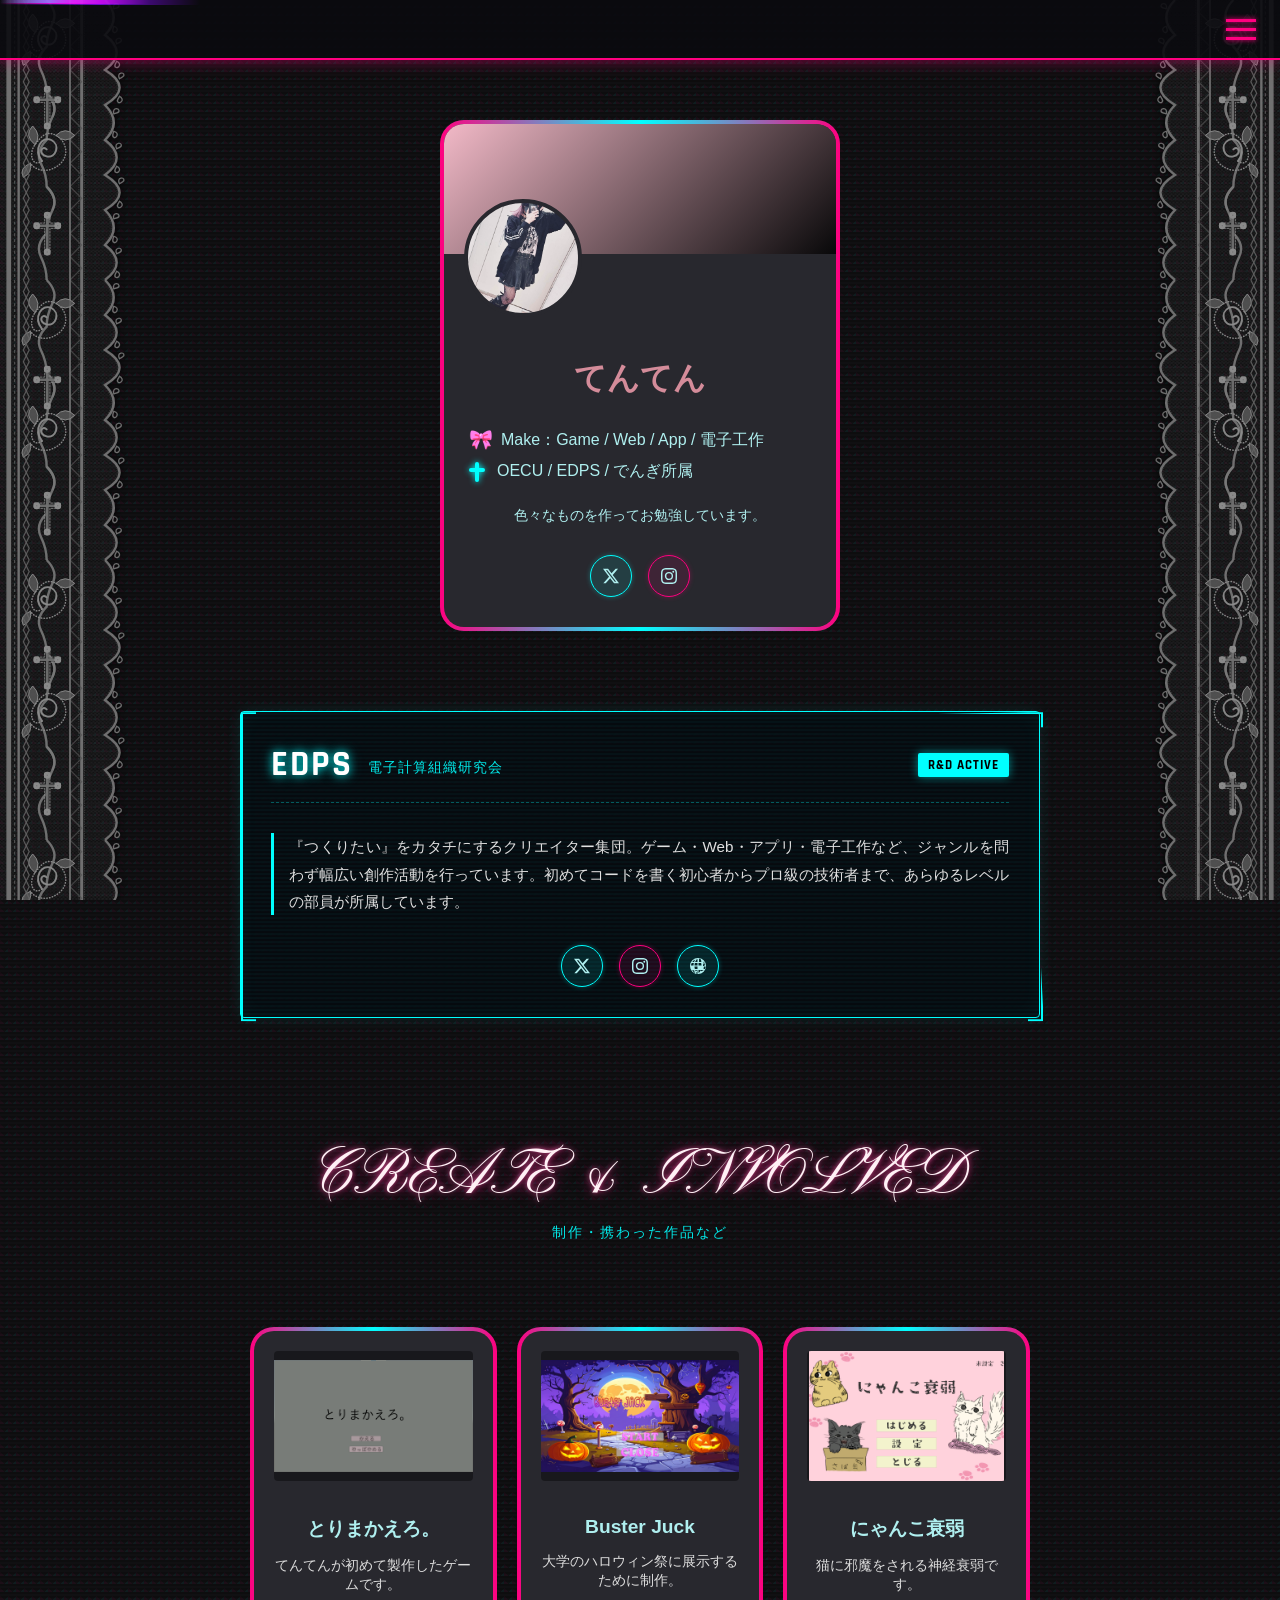
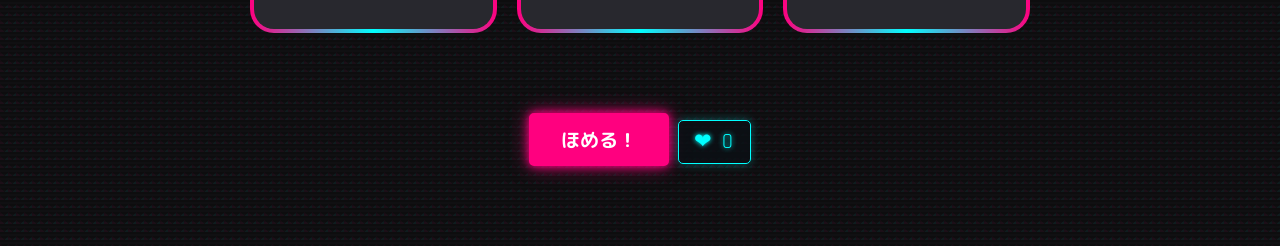
<file: index.html>
<!DOCTYPE html>
<html lang="ja">
<head>
  <meta charset="UTF-8">
  <meta name="viewport" content="width=device-width, initial-scale=1.0">
  <title>てんてんのポートフォリオ</title>
  <!-- 既存のフォント（M PLUS Rounded 1c）と、新たに追加する筆記体フォント（Pinyon Script） -->
  <link href="https://fonts.googleapis.com/css2?family=M+PLUS+Rounded+1c:wght@400;700&family=Pinyon+Script&display=swap" rel="stylesheet">
  <link rel="stylesheet" href="css/profile.css">
  <link rel="stylesheet" href="css/frame.css">
  <!-- サイバーターミナル風（EDPS紹介用）のCSSを追加 -->
  <link rel="stylesheet" href="css/edps.css">
  <link rel="stylesheet" href="css/style.css">
  <link rel="stylesheet" href="css/works.css?v=1774314331795">
  <link rel="stylesheet" href="css/button.css">
  <link rel="stylesheet" href="css/header.css"> <!-- 共通ヘッダー -->
  <!-- JSスクリプト -->
  <script src="js/menu.js" defer></script>
  <script src="js/homehome.js" defer></script>
</head>
<body>

  <!-- 共通ヘッダー＆ハンバーガーメニュー -->
  <header class="site-header">
    <button id="menu-toggle" class="menu-toggle" aria-label="Menu">
      <span></span>
      <span></span>
      <span></span>
    </button>
  </header>

  <!-- フルスクリーン展開メニュー -->
  <nav id="fullscreen-menu" class="fullscreen-menu">
    <ul class="menu-list">
      <li><a href="index.html">HOME</a></li>
      <li><a href="works.html">CREATE & INVOLVED</a></li>
      <li><a href="family.html">Family</a></li>
    </ul>
  </nav>

  <!-- デジタルノイズ背景 -->
  <div class="noise-bg"></div>
  <!-- ゴスロリ風レース装飾（左右） -->
  <div class="bg-lace lace-left"></div>
  <div class="bg-lace lace-right"></div>

  <div class="profile-card ngo-frame">
    <div class="ngo-frame-inner">
      <div class="header-banner"></div>
      <div class="icon-wrapper">
        <div class="profile-icon"></div>
      </div>
      
      <div class="profile-info">
        <h1 class="name">てんてん</h1>
        
        <ul class="bio-list">
          <li>
            <span class="icon-ribbon"></span>
            Make：Game / Web / App / 電子工作
          </li>
          <li>
            <span class="icon-edps-cross"></span>
            OECU / EDPS / でんぎ所属
          </li>
        </ul>
        
        <p class="bio-text">色々なものを作ってお勉強しています。</p>
        
        <div class="links">
          <a href="https://x.com/tenn_tenn0" target="_blank" rel="noopener noreferrer" class="link-item link-x" title="X">
            <svg xmlns="http://www.w3.org/2000/svg" width="16" height="16" fill="currentColor" class="bi bi-twitter-x" viewBox="0 0 16 16">
              <path d="M12.6.75h2.454l-5.36 6.142L16 15.25h-4.937l-3.867-5.07-4.425 5.07H.316l5.733-6.57L0 .75h5.063l3.493 4.596L12.6.75Zm-.827 13.012h1.36L4.323 2.145H2.865l8.908 11.617Z"/>
            </svg>
          </a>
          <a href="https://www.instagram.com/kisa.0606/" target="_blank" rel="noopener noreferrer" class="link-item link-instagram" title="Instagram">
            <svg xmlns="http://www.w3.org/2000/svg" width="16" height="16" fill="currentColor" class="bi bi-instagram" viewBox="0 0 16 16">
              <path d="M8 0C5.829 0 5.556.01 4.703.048 3.85.088 3.269.222 2.76.42a3.917 3.917 0 0 0-1.417.923A3.927 3.927 0 0 0 .42 2.76C.222 3.268.087 3.85.048 4.7.01 5.555 0 5.827 0 8.001c0 2.172.01 2.444.048 3.297.04.852.174 1.433.372 1.942.205.526.478.972.923 1.417.444.445.89.719 1.416.923.51.198 1.09.333 1.942.372C5.555 15.99 5.827 16 8 16s2.444-.01 3.298-.048c.851-.04 1.434-.174 1.943-.372a3.916 3.916 0 0 0 1.416-.923c.445-.445.718-.891.923-1.417.197-.509.332-1.09.372-1.942C15.99 10.445 16 10.173 16 8s-.01-2.445-.048-3.299c-.04-.851-.175-1.433-.372-1.941a3.926 3.926 0 0 0-.923-1.417A3.911 3.911 0 0 0 13.24.42c-.51-.198-1.092-.333-1.943-.372C10.443.01 10.172 0 7.998 0h.003zm-.717 1.442h.718c2.136 0 2.389.007 3.232.046.78.035 1.204.166 1.486.275.373.145.64.319.92.599.28.28.453.546.598.92.11.281.24.705.275 1.485.039.843.047 1.096.047 3.231s-.008 2.389-.047 3.232c-.035.78-.166 1.203-.275 1.485a2.47 2.47 0 0 1-.599.919c-.28.28-.546.453-.92.598-.282.11-.705.24-1.485.276-.843.038-1.096.047-3.232.047s-2.39-.009-3.233-.047c-.78-.036-1.203-.166-1.485-.276a2.478 2.478 0 0 1-.92-.598 2.48 2.48 0 0 1-.6-.92c-.109-.281-.24-.705-.275-1.485-.038-.843-.046-1.096-.046-3.233 0-2.136.008-2.388.046-3.231.036-.78.166-1.204.276-1.486.145-.373.319-.64.599-.92.28-.28.546-.453.92-.598.282-.11.705-.24 1.485-.276.738-.034 1.024-.044 2.515-.045v.002zm4.988 1.328a.96.96 0 1 0 0 1.92.96.96 0 0 0 0-1.92zm-4.27 1.122a4.109 4.109 0 1 0 0 8.217 4.109 4.109 0 0 0 0-8.217zm0 1.441a2.667 2.667 0 1 1 0 5.334 2.667 2.667 0 0 1 0-5.334z"/>
            </svg>
          </a>
        </div>
      </div>
    </div>
  </div>

  <!-- フェーズ17追加：EDPS（電子計算組織研究会）紹介セクション -->
  <section class="edps-section">
    <div class="edps-panel">
      
      <!-- ヘッダー（タイトル・バッジ） -->
      <div class="edps-header">
        <div class="edps-title-group">
          <h2 class="edps-title-en">EDPS</h2>
          <p class="edps-title-ja">電子計算組織研究会</p>
        </div>
        <div class="edps-status-badge">R&amp;D ACTIVE</div>
      </div>

      <!-- メインテキスト -->
      <div class="edps-body">
        <div class="edps-text-container">
          <p class="edps-text">
            『つくりたい』をカタチにするクリエイター集団。ゲーム・Web・アプリ・電子工作など、ジャンルを問わず幅広い創作活動を行っています。初めてコードを書く初心者からプロ級の技術者まで、あらゆるレベルの部員が所属しています。
          </p>
        </div>
      </div>

      <!-- SNSリンク（プロフィールと同じボタンスタイルを流用） -->
      <div class="edps-footer links">
        <a href="https://x.com/OECU_EDPS" target="_blank" rel="noopener noreferrer" class="link-item link-x" title="X">
          <svg xmlns="http://www.w3.org/2000/svg" width="16" height="16" fill="currentColor" class="bi bi-twitter-x" viewBox="0 0 16 16">
            <path d="M12.6.75h2.454l-5.36 6.142L16 15.25h-4.937l-3.867-5.07-4.425 5.07H.316l5.733-6.57L0 .75h5.063l3.493 4.596L12.6.75Zm-.827 13.012h1.36L4.323 2.145H2.865l8.908 11.617Z"/>
          </svg>
        </a>
        <a href="https://www.instagram.com/oecu_edps/" target="_blank" rel="noopener noreferrer" class="link-item link-instagram" title="Instagram">
          <svg xmlns="http://www.w3.org/2000/svg" width="16" height="16" fill="currentColor" class="bi bi-instagram" viewBox="0 0 16 16">
            <path d="M8 0C5.829 0 5.556.01 4.703.048 3.85.088 3.269.222 2.76.42a3.917 3.917 0 0 0-1.417.923A3.927 3.927 0 0 0 .42 2.76C.222 3.268.087 3.85.048 4.7.01 5.555 0 5.827 0 8.001c0 2.172.01 2.444.048 3.297.04.852.174 1.433.372 1.942.205.526.478.972.923 1.417.444.445.89.719 1.416.923.51.198 1.09.333 1.942.372C5.555 15.99 5.827 16 8 16s2.444-.01 3.298-.048c.851-.04 1.434-.174 1.943-.372a3.916 3.916 0 0 0 1.416-.923c.445-.445.718-.891.923-1.417.197-.509.332-1.09.372-1.942C15.99 10.445 16 10.173 16 8s-.01-2.445-.048-3.299c-.04-.851-.175-1.433-.372-1.941a3.926 3.926 0 0 0-.923-1.417A3.911 3.911 0 0 0 13.24.42c-.51-.198-1.092-.333-1.943-.372C10.443.01 10.172 0 7.998 0h.003zm-.717 1.442h.718c2.136 0 2.389.007 3.232.046.78.035 1.204.166 1.486.275.373.145.64.319.92.599.28.28.453.546.598.92.11.281.24.705.275 1.485.039.843.047 1.096.047 3.231s-.008 2.389-.047 3.232c-.035.78-.166 1.203-.275 1.485a2.47 2.47 0 0 1-.599.919c-.28.28-.546.453-.92.598-.282.11-.705.24-1.485.276-.843.038-1.096.047-3.232.047s-2.39-.009-3.233-.047c-.78-.036-1.203-.166-1.485-.276a2.478 2.478 0 0 1-.92-.598 2.48 2.48 0 0 1-.6-.92c-.109-.281-.24-.705-.275-1.485-.038-.843-.046-1.096-.046-3.233 0-2.136.008-2.388.046-3.231.036-.78.166-1.204.276-1.486.145-.373.319-.64.599-.92.28-.28.546-.453.92-.598.282-.11.705-.24 1.485-.276.738-.034 1.024-.044 2.515-.045v.002zm4.988 1.328a.96.96 0 1 0 0 1.92.96.96 0 0 0 0-1.92zm-4.27 1.122a4.109 4.109 0 1 0 0 8.217 4.109 4.109 0 0 0 0-8.217zm0 1.441a2.667 2.667 0 1 1 0 5.334 2.667 2.667 0 0 1 0-5.334z"/>
          </svg>
        </a>
        <a href="https://edps.edps.uk/" target="_blank" rel="noopener noreferrer" class="link-item link-website" title="Website">
          <svg xmlns="http://www.w3.org/2000/svg" width="16" height="16" fill="currentColor" class="bi bi-globe" viewBox="0 0 16 16">
            <path d="M0 8a8 8 0 1 1 16 0A8 8 0 0 1 0 8zm7.5-6.923c-.67.204-1.335.82-1.887 1.855A7.97 7.97 0 0 0 5.145 4H7.5zM4.09 4a9.267 9.267 0 0 1 .64-1.539 6.7 6.7 0 0 1 .597-.933A7.025 7.025 0 0 0 2.255 4zm-.582 3.5c.03-.877.138-1.718.312-2.5H1.674a6.958 6.958 0 0 0-.656 2.5zM4.847 5a12.5 12.5 0 0 0-.338 2.5H7.5V5zM8.5 5v2.5h2.99a12.495 12.495 0 0 0-.337-2.5zM4.51 8.5a12.5 12.5 0 0 0 .337 2.5H7.5V8.5zm3.99 0V11h2.653c.187-.765.306-1.608.338-2.5zM5.145 12c.138.802.299 1.536.471 2.167.552 1.035 1.218 1.65 1.884 1.855V12zm.256 1.71c.227.42.483.83.78 1.214.31-.418.6-.867.876-1.353.15-.262.29-.544.42-.843H5.163zM2.255 12a7.028 7.028 0 0 0 3.072 3.472 6.69 6.69 0 0 1-.597-.933A9.268 9.268 0 0 1 4.09 12zm-1.092-1h2.146c.174.782.282 1.623.312 2.5a6.956 6.956 0 0 1-.656-2.5A6.962 6.962 0 0 1 1.163 11zM13.745 4h-2.355a9.236 9.236 0 0 0-.471-2.167c-.552-1.035-1.218-1.65-1.884-1.855V4zm-1.144-.786a7.028 7.028 0 0 1 1.144 1.786h-2.146c-.174-.782-.282-1.623-.312-2.5a6.958 6.958 0 0 1 .656 2.5A6.96 6.96 0 0 1 14.837 5zm.655 2.286c-.03.877-.138 1.718-.312 2.5H14.326a6.956 6.956 0 0 0 .656-2.5zM11.153 11a12.498 12.498 0 0 0 .338-2.5H8.5V11zm-2.653 1v2.923c.67-.204 1.335-.82 1.887-1.855.172-.631.333-1.365.471-2.167A7.97 7.97 0 0 0 10.855 12zm2.091 0c.15.42.316.822.497 1.205A7.028 7.028 0 0 0 13.745 12zM14.837 11a6.956 6.956 0 0 0 .656-2.5h-1.658c-.03.877-.138 1.718-.312 2.5z"/>
          </svg>
        </a>
      </div>

    </div>
  </section>

  <!-- 制作物ギャラリーエリア（CREATE & INVOLVED） -->
  <div class="works-header-wrapper">
    <a href="works.html" class="works-main-title">
      <h2 class="shadow-text">CREATE &amp; INVOLVED</h2>
      <p class="works-sub-title">制作・携わった作品など</p>
    </a>
  </div>

  <div class="works-section">
    <!-- おすすめ作品 1 -->
    <a href="work-torimakaero.html" class="work-link-wrapper">
      <div class="work-card ngo-frame">
        <div class="ngo-frame-inner">
          <img class="work-card-img" src="images/torimakaero_1.png" alt="とりまかえろ。">
            <h3 class="work-title">とりまかえろ。</h3>
          <p class="work-desc">てんてんが初めて製作したゲームです。</p>
        </div>
      </div>
    </a>
    
    <!-- おすすめ作品 2 -->
    <a href="work-buster-juck.html" class="work-link-wrapper">
      <div class="work-card ngo-frame">
        <div class="ngo-frame-inner">
          <img class="work-card-img" src="images/busterjack_1.png" alt="Buster Juck">
            <h3 class="work-title">Buster Juck</h3>
          <p class="work-desc">大学のハロウィン祭に展示するために制作。</p>
        </div>
      </div>
    </a>
    
    <!-- おすすめ作品 3 -->
    <a href="work-nyanko-suijaku.html" class="work-link-wrapper">
      <div class="work-card ngo-frame">
        <div class="ngo-frame-inner">
          <img class="work-card-img" src="images/nyankosuijaku_1.png" alt="にゃんこ衰弱">
            <h3 class="work-title">にゃんこ衰弱</h3>
          <p class="work-desc">猫に邪魔をされる神経衰弱です。</p>
        </div>
      </div>
    </a>
  </div>

  <!-- ほめほめボタン -->
  <div class="homehome-wrapper">
    <button id="btn-homehome" class="btn-homehome" data-work-id="index_main">ほめる！</button>
    <div class="homehome-count-display">
      <span id="homehome-count" class="count-text">❤︎ 0</span>
    </div>
  </div>

  </body>
</html>
</file>
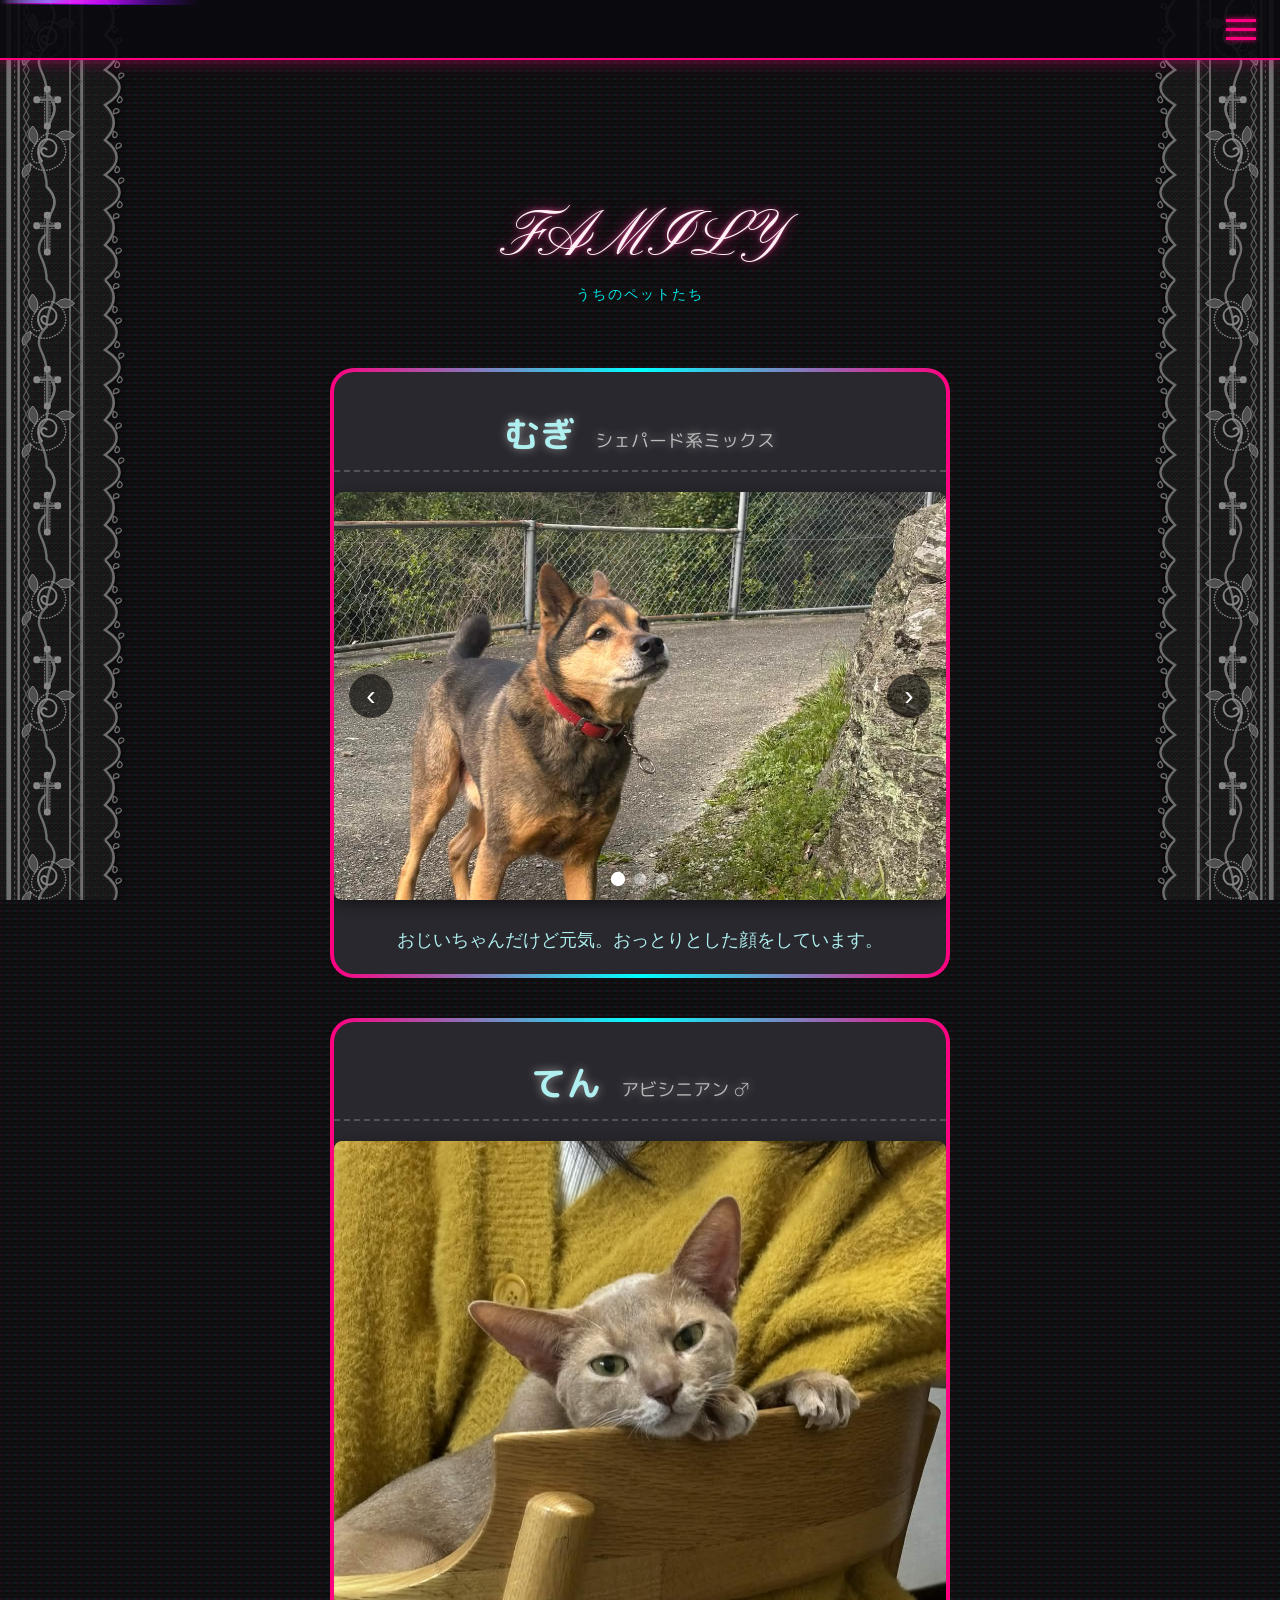
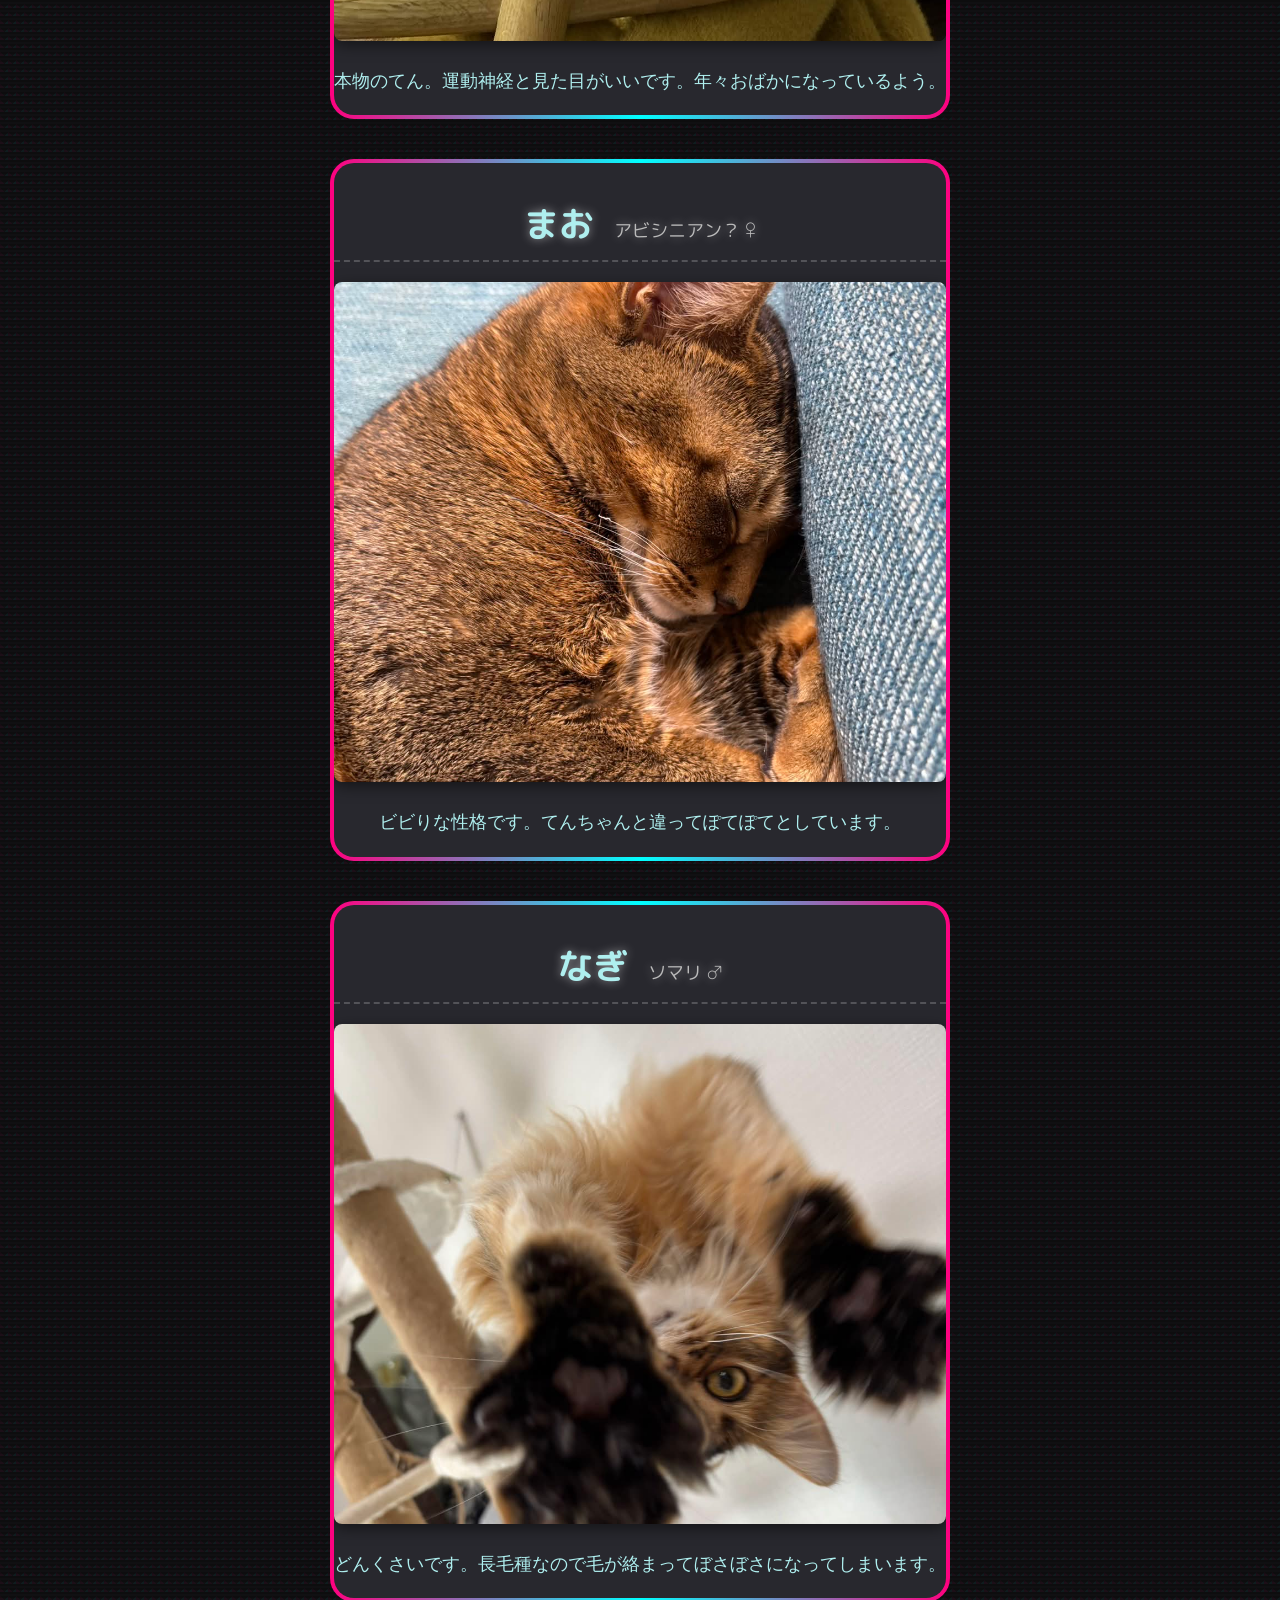
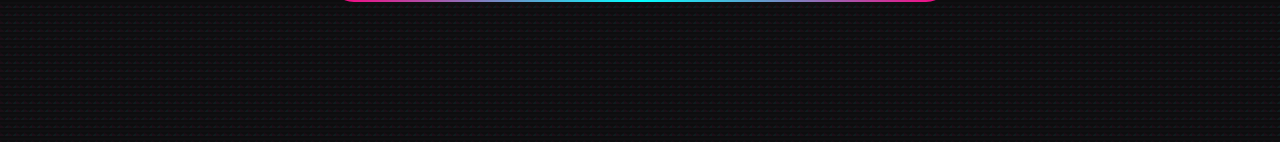
<file: family.html>
<!DOCTYPE html>
<html lang="ja">
<head>
  <meta charset="UTF-8">
  <meta name="viewport" content="width=device-width, initial-scale=1.0">
  <title>Family - てんてんのポートフォリオ</title>
  <link href="https://fonts.googleapis.com/css2?family=M+PLUS+Rounded+1c:wght@400;700&family=Pinyon+Script&display=swap" rel="stylesheet">
  <link rel="stylesheet" href="css/profile.css">
  <link rel="stylesheet" href="css/frame.css">
  <link rel="stylesheet" href="css/style.css">
  <link rel="stylesheet" href="css/works.css?v=1774314331795">
  <link rel="stylesheet" href="css/button.css">
  <link rel="stylesheet" href="css/header.css">
  <link rel="stylesheet" href="css/family.css">
  <script src="js/menu.js" defer></script>
  <script src="js/family_slider.js" defer></script>
</head>
<body>

  <!-- 共通ヘッダー＆ハンバーガーメニュー -->
  <header class="site-header">
    <button id="menu-toggle" class="menu-toggle" aria-label="Menu">
      <span></span>
      <span></span>
      <span></span>
    </button>
  </header>

  <!-- フルスクリーン展開メニュー -->
  <nav id="fullscreen-menu" class="fullscreen-menu">
    <ul class="menu-list">
      <li><a href="index.html">HOME</a></li>
      <li><a href="works.html">CREATE & INVOLVED</a></li>
      <li><a href="family.html">Family</a></li>
    </ul>
  </nav>

  <!-- デジタルノイズ背景 -->
  <div class="noise-bg"></div>
  <!-- ゴスロリ風レース装飾（左右） -->
  <div class="bg-lace lace-left"></div>
  <div class="bg-lace lace-right"></div>

  <div class="works-header-wrapper" style="margin-top: 80px;">
    <div class="works-main-title">
      <h2 class="shadow-text">FAMILY</h2>
      <p class="works-sub-title">うちのペットたち</p>
    </div>
  </div>

  <div class="family-section">
    <!-- むぎ -->
    <div class="family-card ngo-frame">
      <div class="ngo-frame-inner">
        <h3 class="family-name">むぎ <span class="family-breed">シェパード系ミックス</span></h3>
        <div class="family-slider-container" id="slider-mugi">
          <button class="slider-btn prev-btn">‹</button>
          <div class="slider-images">
            <img src="images/mugi_1.jpg" alt="むぎ1" class="slider-img active">
            <img src="images/mugi_2.jpg" alt="むぎ2" class="slider-img">
            <img src="images/mugi_3.jpg" alt="むぎ3" class="slider-img">
          </div>
          <button class="slider-btn next-btn">›</button>
          <div class="slider-dots">
            <span class="dot active"></span>
            <span class="dot"></span>
            <span class="dot"></span>
          </div>
        </div>
        <p class="family-desc">おじいちゃんだけど元気。おっとりとした顔をしています。</p>
      </div>
    </div>

    <!-- てん -->
    <div class="family-card ngo-frame">
      <div class="ngo-frame-inner">
        <h3 class="family-name">てん <span class="family-breed">アビシニアン ♂</span></h3>
        <div class="family-image-container">
          <img src="images/ten_1.jpg" alt="てん" class="family-single-img">
        </div>
        <p class="family-desc">本物のてん。運動神経と見た目がいいです。年々おばかになっているよう。</p>
      </div>
    </div>

    <!-- まお -->
    <div class="family-card ngo-frame">
      <div class="ngo-frame-inner">
        <h3 class="family-name">まお <span class="family-breed">アビシニアン？ ♀</span></h3>
        <div class="family-image-container">
          <img src="images/mao_1.jpg" alt="まお" class="family-single-img">
        </div>
        <p class="family-desc">ビビりな性格です。てんちゃんと違ってぽてぽてとしています。</p>
      </div>
    </div>

    <!-- なぎ -->
    <div class="family-card ngo-frame">
      <div class="ngo-frame-inner">
        <h3 class="family-name">なぎ <span class="family-breed">ソマリ ♂</span></h3>
        <div class="family-image-container">
          <img src="images/nagi_1.jpg" alt="なぎ" class="family-single-img">
        </div>
        <p class="family-desc">どんくさいです。長毛種なので毛が絡まってぼさぼさになってしまいます。</p>
      </div>
    </div>
  </div>

</body>
</html>
</file>
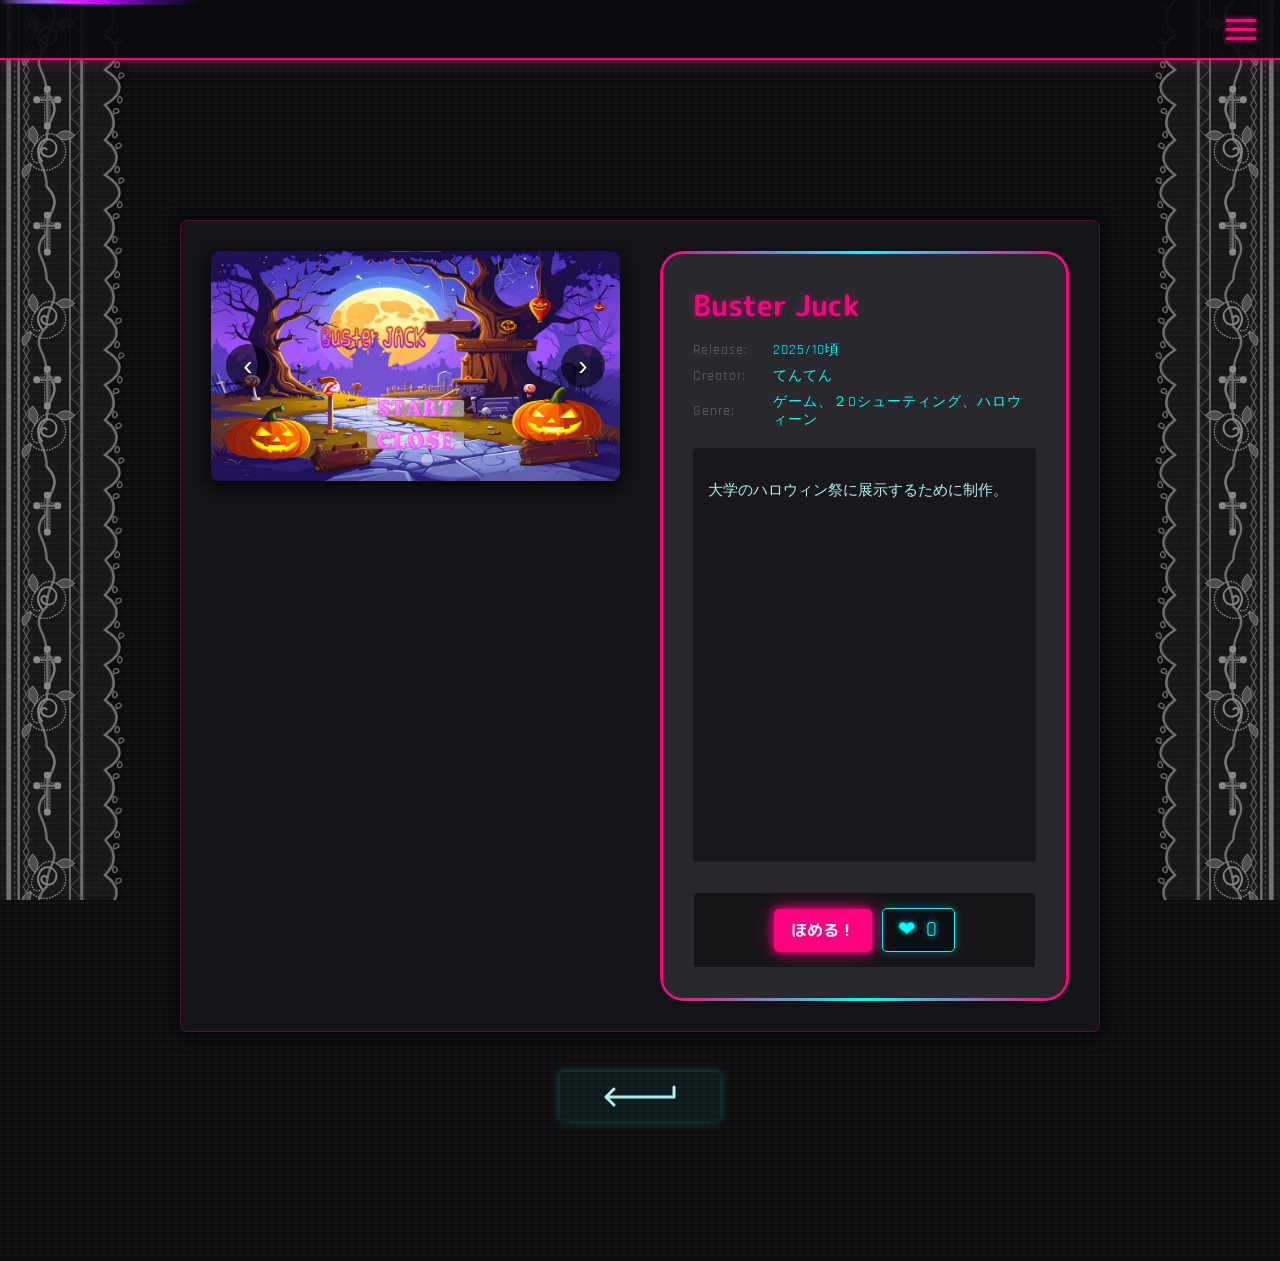
<file: work-buster-juck.html>
﻿<!DOCTYPE html>
<html lang="ja">
<head>
  <meta charset="UTF-8">
  <meta name="viewport" content="width=device-width, initial-scale=1.0">
  <title>Buster Juck - てんてんのポートフォリオ</title>
  <link href="https://fonts.googleapis.com/css2?family=M+PLUS+Rounded+1c:wght@400;700&family=Pinyon+Script&display=swap" rel="stylesheet">
  <link rel="stylesheet" href="css/profile.css">
  <link rel="stylesheet" href="css/frame.css">
  <link rel="stylesheet" href="css/edps.css">
  <link rel="stylesheet" href="css/style.css">
  <link rel="stylesheet" href="css/works.css?v=1774314331795">
  <link rel="stylesheet" href="css/button.css">
  <link rel="stylesheet" href="css/header.css">
  <link rel="stylesheet" href="css/work-template.css?v=1774314331795">
  <script src="js/menu.js" defer></script>
  <script src="js/homehome.js" defer></script>
  <script src="js/work_slider.js" defer></script>
</head>
<body>

  <!-- 共通ヘッダー -->
  <header class="site-header">
    <button id="menu-toggle" class="menu-toggle" aria-label="Menu">
      <span></span>
      <span></span>
      <span></span>
    </button>
  </header>

  <!-- 展開メニュー -->
  <nav id="fullscreen-menu" class="fullscreen-menu">
    <ul class="menu-list">
      <li><a href="index.html">HOME</a></li>
      <li><a href="works.html">CREATE & INVOLVED</a></li>
      <li><a href="family.html">Family</a></li>
    </ul>
  </nav>

  <!-- 背景エフェクト -->
  <div class="noise-bg"></div>
  <div class="bg-lace lace-left"></div>
  <div class="bg-lace lace-right"></div>

  <div class="work-detail-container">
    <div class="work-detail-grid">
      
      <!-- 左側カラム：メディアスライダー -->
      <div class="media-column">
  <div class="work-slider-container">
    <button class="slider-btn prev-btn">‹</button>
    <div class="work-slider-images">
      <img src="images/busterjack_1.png" alt="Image 1" class="slider-img active">
      <img src="images/busterjuck_2.png" alt="Image 2" class="slider-img ">

    </div>
    <button class="slider-btn next-btn">›</button>
    <div class="slider-dots">
      <span class="dot active"></span>
      <span class="dot "></span>

    </div>
  </div>
</div>

<!-- 右側カラム：作品情報 -->
<div class="info-column ngo-frame" style="margin: 0;">
<div class="ngo-frame-inner" style="height: 100%; display: flex; flex-direction: column;">

        <!-- カプセル画像（Steamの右上のやつ） -->
        <h1 class="detail-title">Buster Juck</h1>
        
        <table class="meta-info">
          <tr>
            <td class="meta-label">Release:</td>
            <td class="meta-value">2025/10頃</td>
          </tr>
          <tr>
            <td class="meta-label">Creator:</td>
            <td class="meta-value">てんてん</td>
          </tr>
          <tr>
            <td class="meta-label">Genre:</td>
            <td class="meta-value">ゲーム、２Dシューティング、ハロウィーン</td>
          </tr>
        </table>

        <!-- 説明文 -->
        <div class="detail-text">
          <p>大学のハロウィン祭に展示するために制作。</p>
        </div>

        <!-- アクションエリア（ほめるボタン） -->
        <div class="action-area">
          <div class="homehome-wrapper">
            <!-- ページ固有の data-work-id を入れる -->
            <button id="btn-homehome" class="btn-homehome" data-work-id="work_buster_juck">ほめる！</button>
            <div class="homehome-count-display">
              <span id="homehome-count" class="count-text">❤︎ 0</span>
            </div>
          </div>
        </div>

      </div>
</div>
</div>

<!-- 枠の外に目立つ戻るボタン -->
    <div class="back-btn-container">
      <a href="works.html" class="back-btn-main"><svg width="80" height="24" viewBox="0 0 80 24" fill="none" stroke="currentColor" stroke-width="3" stroke-linecap="round" stroke-linejoin="round" style="display:inline-block; vertical-align:middle;">
  <path d="M74 2 L74 12 L6 12 M14 4 L6 12 L14 20" />
</svg></a>
    </div>
  </div>

</body>
</html>
</file>
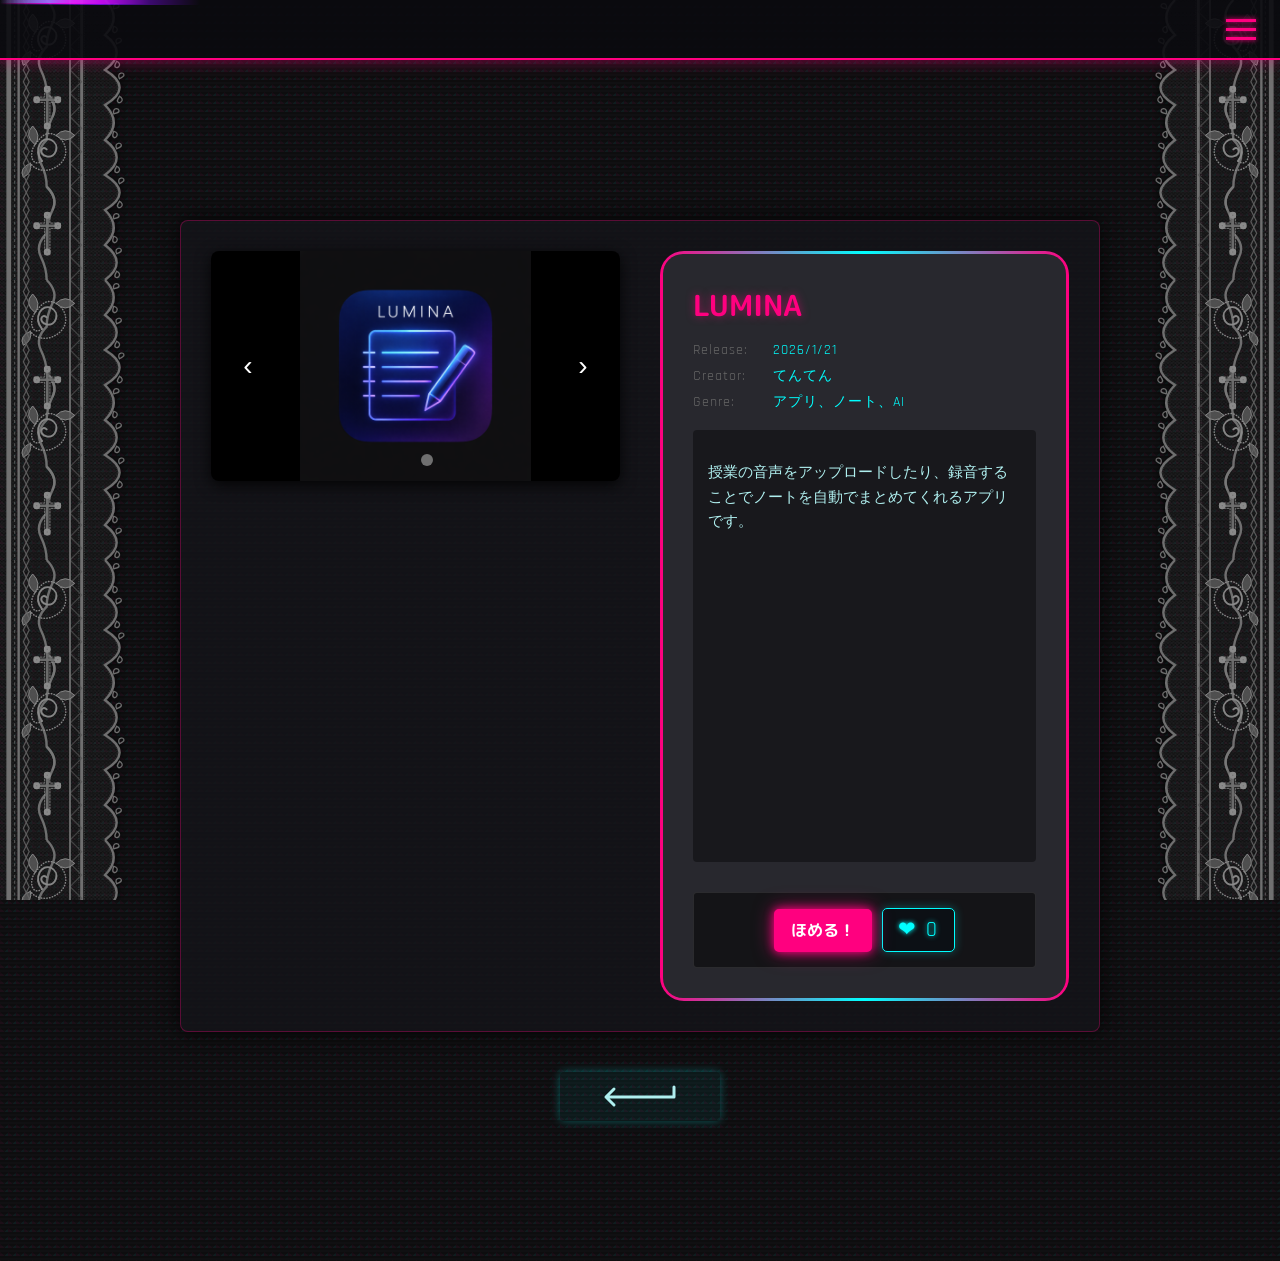
<file: work-lumina.html>
﻿<!DOCTYPE html>
<html lang="ja">
<head>
  <meta charset="UTF-8">
  <meta name="viewport" content="width=device-width, initial-scale=1.0">
  <title>LUMINA - てんてんのポートフォリオ</title>
  <link href="https://fonts.googleapis.com/css2?family=M+PLUS+Rounded+1c:wght@400;700&family=Pinyon+Script&display=swap" rel="stylesheet">
  <link rel="stylesheet" href="css/profile.css">
  <link rel="stylesheet" href="css/frame.css">
  <link rel="stylesheet" href="css/edps.css">
  <link rel="stylesheet" href="css/style.css">
  <link rel="stylesheet" href="css/works.css?v=1774314331795">
  <link rel="stylesheet" href="css/button.css">
  <link rel="stylesheet" href="css/header.css">
  <link rel="stylesheet" href="css/work-template.css?v=1774314331795">
  <script src="js/menu.js" defer></script>
  <script src="js/homehome.js" defer></script>
  <script src="js/work_slider.js" defer></script>
</head>
<body>

  <!-- 共通ヘッダー -->
  <header class="site-header">
    <button id="menu-toggle" class="menu-toggle" aria-label="Menu">
      <span></span>
      <span></span>
      <span></span>
    </button>
  </header>

  <!-- 展開メニュー -->
  <nav id="fullscreen-menu" class="fullscreen-menu">
    <ul class="menu-list">
      <li><a href="index.html">HOME</a></li>
      <li><a href="works.html">CREATE & INVOLVED</a></li>
      <li><a href="family.html">Family</a></li>
    </ul>
  </nav>

  <!-- 背景エフェクト -->
  <div class="noise-bg"></div>
  <div class="bg-lace lace-left"></div>
  <div class="bg-lace lace-right"></div>

  <div class="work-detail-container">
    <div class="work-detail-grid">
      
      <!-- 左側カラム：メディアスライダー -->
      <div class="media-column">
  <div class="work-slider-container">
    <button class="slider-btn prev-btn">‹</button>
    <div class="work-slider-images">
      <img src="images/lumina_1.png" alt="Image 1" class="slider-img active">
      <img src="images/lumina_2.png" alt="Image 2" class="slider-img ">

    </div>
    <button class="slider-btn next-btn">›</button>
    <div class="slider-dots">
      <span class="dot active"></span>
      <span class="dot "></span>

    </div>
  </div>
</div>

<!-- 右側カラム：作品情報 -->
<div class="info-column ngo-frame" style="margin: 0;">
<div class="ngo-frame-inner" style="height: 100%; display: flex; flex-direction: column;">

        <!-- カプセル画像（Steamの右上のやつ） -->
        <h1 class="detail-title">LUMINA</h1>
        
        <table class="meta-info">
          <tr>
            <td class="meta-label">Release:</td>
            <td class="meta-value">2026/1/21</td>
          </tr>
          <tr>
            <td class="meta-label">Creator:</td>
            <td class="meta-value">てんてん</td>
          </tr>
          <tr>
            <td class="meta-label">Genre:</td>
            <td class="meta-value">アプリ、ノート、AI</td>
          </tr>
        </table>

        <!-- 説明文 -->
        <div class="detail-text">
          <p>授業の音声をアップロードしたり、録音することでノートを自動でまとめてくれるアプリです。</p>
        </div>

        <!-- アクションエリア（ほめるボタン） -->
        <div class="action-area">
          <div class="homehome-wrapper">
            <!-- ページ固有の data-work-id を入れる -->
            <button id="btn-homehome" class="btn-homehome" data-work-id="work_lumina">ほめる！</button>
            <div class="homehome-count-display">
              <span id="homehome-count" class="count-text">❤︎ 0</span>
            </div>
          </div>
        </div>

      </div>
</div>
</div>

<!-- 枠の外に目立つ戻るボタン -->
    <div class="back-btn-container">
      <a href="works.html" class="back-btn-main"><svg width="80" height="24" viewBox="0 0 80 24" fill="none" stroke="currentColor" stroke-width="3" stroke-linecap="round" stroke-linejoin="round" style="display:inline-block; vertical-align:middle;">
  <path d="M74 2 L74 12 L6 12 M14 4 L6 12 L14 20" />
</svg></a>
    </div>
  </div>

</body>
</html>
</file>
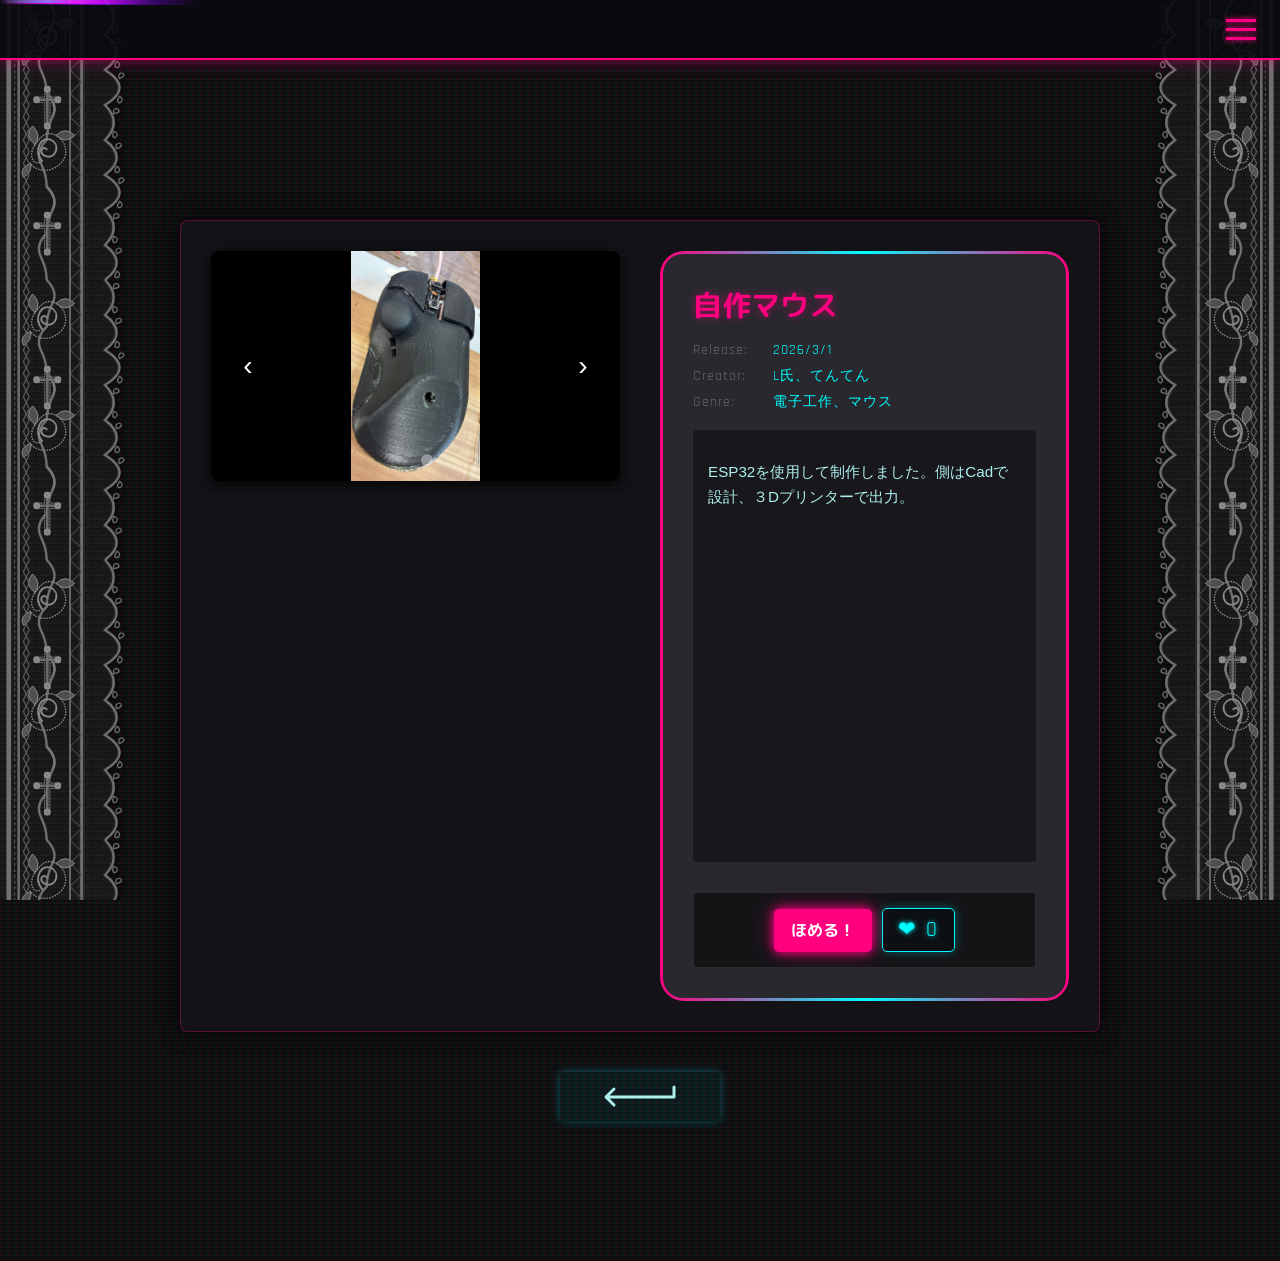
<file: work-mouse.html>
﻿<!DOCTYPE html>
<html lang="ja">
<head>
  <meta charset="UTF-8">
  <meta name="viewport" content="width=device-width, initial-scale=1.0">
  <title>自作マウス - てんてんのポートフォリオ</title>
  <link href="https://fonts.googleapis.com/css2?family=M+PLUS+Rounded+1c:wght@400;700&family=Pinyon+Script&display=swap" rel="stylesheet">
  <link rel="stylesheet" href="css/profile.css">
  <link rel="stylesheet" href="css/frame.css">
  <link rel="stylesheet" href="css/edps.css">
  <link rel="stylesheet" href="css/style.css">
  <link rel="stylesheet" href="css/works.css?v=1774314331795">
  <link rel="stylesheet" href="css/button.css">
  <link rel="stylesheet" href="css/header.css">
  <link rel="stylesheet" href="css/work-template.css?v=1774314331795">
  <script src="js/menu.js" defer></script>
  <script src="js/homehome.js" defer></script>
  <script src="js/work_slider.js" defer></script>
</head>
<body>

  <!-- 共通ヘッダー -->
  <header class="site-header">
    <button id="menu-toggle" class="menu-toggle" aria-label="Menu">
      <span></span>
      <span></span>
      <span></span>
    </button>
  </header>

  <!-- 展開メニュー -->
  <nav id="fullscreen-menu" class="fullscreen-menu">
    <ul class="menu-list">
      <li><a href="index.html">HOME</a></li>
      <li><a href="works.html">CREATE & INVOLVED</a></li>
      <li><a href="family.html">Family</a></li>
    </ul>
  </nav>

  <!-- 背景エフェクト -->
  <div class="noise-bg"></div>
  <div class="bg-lace lace-left"></div>
  <div class="bg-lace lace-right"></div>

  <div class="work-detail-container">
    <div class="work-detail-grid">
      
      <!-- 左側カラム：メディアスライダー -->
      <div class="media-column">
  <div class="work-slider-container">
    <button class="slider-btn prev-btn">‹</button>
    <div class="work-slider-images">
      <img src="images/jisakumausu_1.jpg" alt="Image 1" class="slider-img active">
      <img src="images/jisakumausu_2.png" alt="Image 2" class="slider-img ">

    </div>
    <button class="slider-btn next-btn">›</button>
    <div class="slider-dots">
      <span class="dot active"></span>
      <span class="dot "></span>

    </div>
  </div>
</div>

<!-- 右側カラム：作品情報 -->
<div class="info-column ngo-frame" style="margin: 0;">
<div class="ngo-frame-inner" style="height: 100%; display: flex; flex-direction: column;">

        <!-- カプセル画像（Steamの右上のやつ） -->
        <h1 class="detail-title">自作マウス</h1>
        
        <table class="meta-info">
          <tr>
            <td class="meta-label">Release:</td>
            <td class="meta-value">2026/3/1</td>
          </tr>
          <tr>
            <td class="meta-label">Creator:</td>
            <td class="meta-value">L氏、てんてん</td>
          </tr>
          <tr>
            <td class="meta-label">Genre:</td>
            <td class="meta-value">電子工作、マウス</td>
          </tr>
        </table>

        <!-- 説明文 -->
        <div class="detail-text">
          <p>ESP32を使用して制作しました。側はCadで設計、３Dプリンターで出力。</p>
        </div>

        <!-- アクションエリア（ほめるボタン） -->
        <div class="action-area">
          <div class="homehome-wrapper">
            <!-- ページ固有の data-work-id を入れる -->
            <button id="btn-homehome" class="btn-homehome" data-work-id="work_mouse">ほめる！</button>
            <div class="homehome-count-display">
              <span id="homehome-count" class="count-text">❤︎ 0</span>
            </div>
          </div>
        </div>

      </div>
</div>
</div>

<!-- 枠の外に目立つ戻るボタン -->
    <div class="back-btn-container">
      <a href="works.html" class="back-btn-main"><svg width="80" height="24" viewBox="0 0 80 24" fill="none" stroke="currentColor" stroke-width="3" stroke-linecap="round" stroke-linejoin="round" style="display:inline-block; vertical-align:middle;">
  <path d="M74 2 L74 12 L6 12 M14 4 L6 12 L14 20" />
</svg></a>
    </div>
  </div>

</body>
</html>
</file>
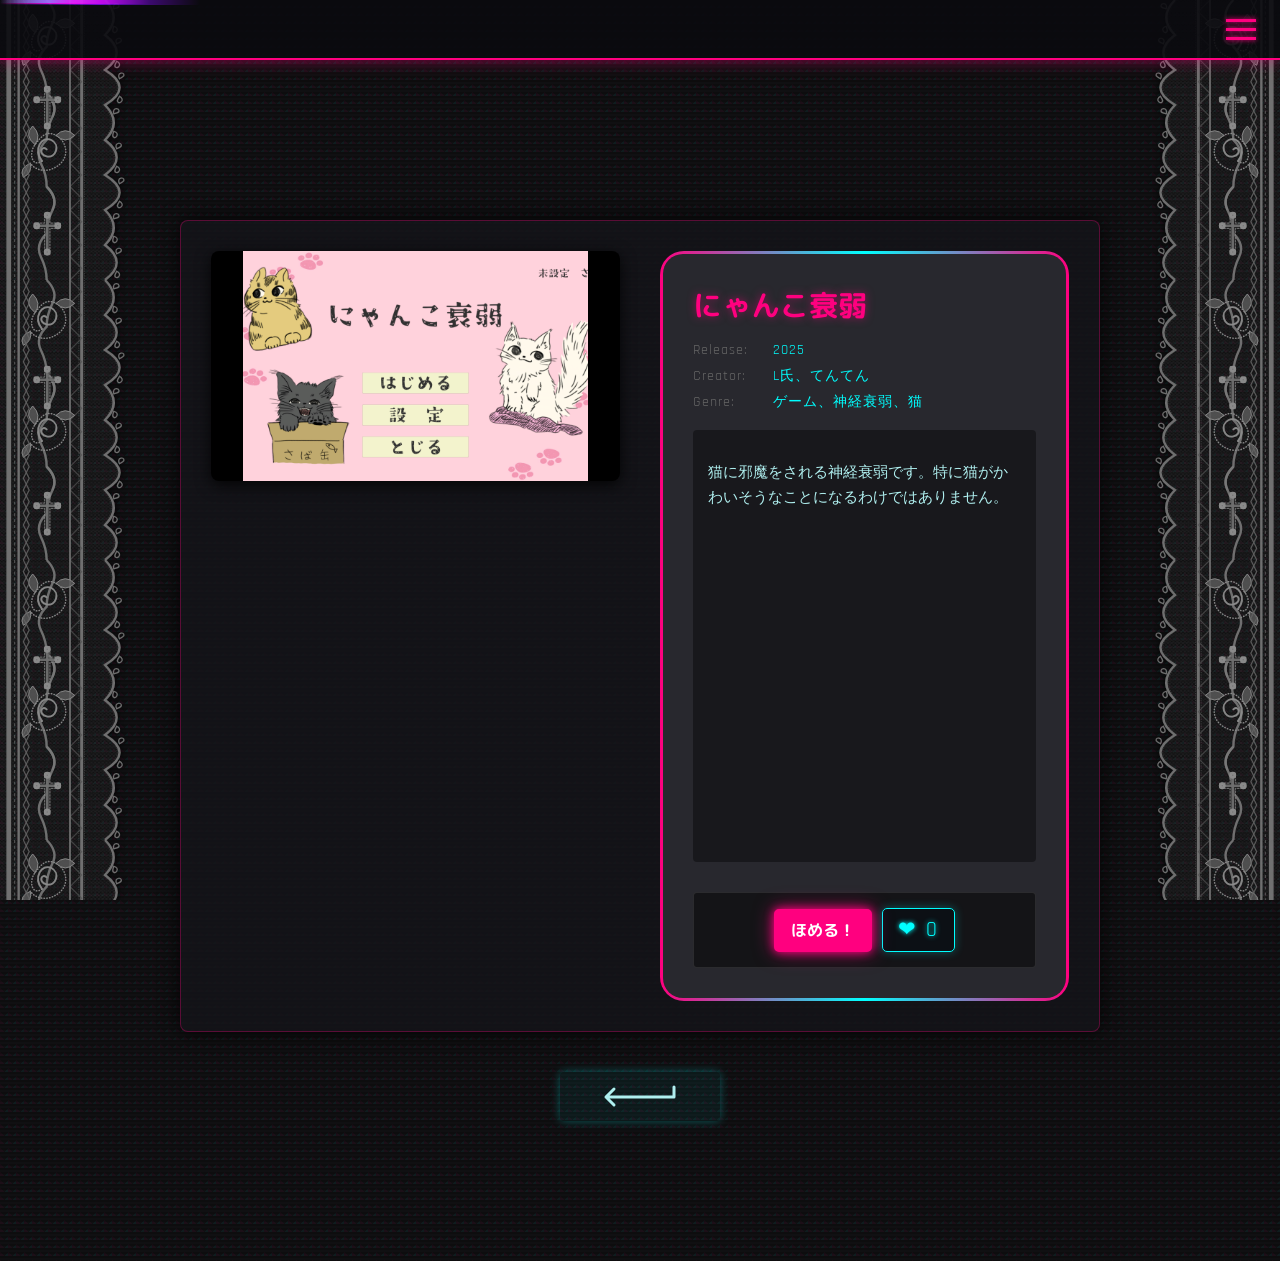
<file: work-nyanko-suijaku.html>
﻿<!DOCTYPE html>
<html lang="ja">
<head>
  <meta charset="UTF-8">
  <meta name="viewport" content="width=device-width, initial-scale=1.0">
  <title>にゃんこ衰弱 - てんてんのポートフォリオ</title>
  <link href="https://fonts.googleapis.com/css2?family=M+PLUS+Rounded+1c:wght@400;700&family=Pinyon+Script&display=swap" rel="stylesheet">
  <link rel="stylesheet" href="css/profile.css">
  <link rel="stylesheet" href="css/frame.css">
  <link rel="stylesheet" href="css/edps.css">
  <link rel="stylesheet" href="css/style.css">
  <link rel="stylesheet" href="css/works.css?v=1774314331795">
  <link rel="stylesheet" href="css/button.css">
  <link rel="stylesheet" href="css/header.css">
  <link rel="stylesheet" href="css/work-template.css?v=1774314331795">
  <script src="js/menu.js" defer></script>
  <script src="js/homehome.js" defer></script>
  <script src="js/work_slider.js" defer></script>
</head>
<body>

  <!-- 共通ヘッダー -->
  <header class="site-header">
    <button id="menu-toggle" class="menu-toggle" aria-label="Menu">
      <span></span>
      <span></span>
      <span></span>
    </button>
  </header>

  <!-- 展開メニュー -->
  <nav id="fullscreen-menu" class="fullscreen-menu">
    <ul class="menu-list">
      <li><a href="index.html">HOME</a></li>
      <li><a href="works.html">CREATE & INVOLVED</a></li>
      <li><a href="family.html">Family</a></li>
    </ul>
  </nav>

  <!-- 背景エフェクト -->
  <div class="noise-bg"></div>
  <div class="bg-lace lace-left"></div>
  <div class="bg-lace lace-right"></div>

  <div class="work-detail-container">
    <div class="work-detail-grid">
      
      <!-- 左側カラム：メディアスライダー -->
      <div class="media-column">
  <div class="work-slider-container">
    <button class="slider-btn prev-btn">‹</button>
    <div class="work-slider-images">
      <img src="images/nyankosuijaku_1.png" alt="Image 1" class="slider-img active">

    </div>
    <button class="slider-btn next-btn">›</button>
    <div class="slider-dots">
      <span class="dot active"></span>

    </div>
  </div>
</div>

<!-- 右側カラム：作品情報 -->
<div class="info-column ngo-frame" style="margin: 0;">
<div class="ngo-frame-inner" style="height: 100%; display: flex; flex-direction: column;">

        <!-- カプセル画像（Steamの右上のやつ） -->
        <h1 class="detail-title">にゃんこ衰弱</h1>
        
        <table class="meta-info">
          <tr>
            <td class="meta-label">Release:</td>
            <td class="meta-value">2025</td>
          </tr>
          <tr>
            <td class="meta-label">Creator:</td>
            <td class="meta-value">L氏、てんてん</td>
          </tr>
          <tr>
            <td class="meta-label">Genre:</td>
            <td class="meta-value">ゲーム、神経衰弱、猫</td>
          </tr>
        </table>

        <!-- 説明文 -->
        <div class="detail-text">
          <p>猫に邪魔をされる神経衰弱です。特に猫がかわいそうなことになるわけではありません。</p>
        </div>

        <!-- アクションエリア（ほめるボタン） -->
        <div class="action-area">
          <div class="homehome-wrapper">
            <!-- ページ固有の data-work-id を入れる -->
            <button id="btn-homehome" class="btn-homehome" data-work-id="work_nyanko_suijaku">ほめる！</button>
            <div class="homehome-count-display">
              <span id="homehome-count" class="count-text">❤︎ 0</span>
            </div>
          </div>
        </div>

      </div>
</div>
</div>

<!-- 枠の外に目立つ戻るボタン -->
    <div class="back-btn-container">
      <a href="works.html" class="back-btn-main"><svg width="80" height="24" viewBox="0 0 80 24" fill="none" stroke="currentColor" stroke-width="3" stroke-linecap="round" stroke-linejoin="round" style="display:inline-block; vertical-align:middle;">
  <path d="M74 2 L74 12 L6 12 M14 4 L6 12 L14 20" />
</svg></a>
    </div>
  </div>

</body>
</html>
</file>
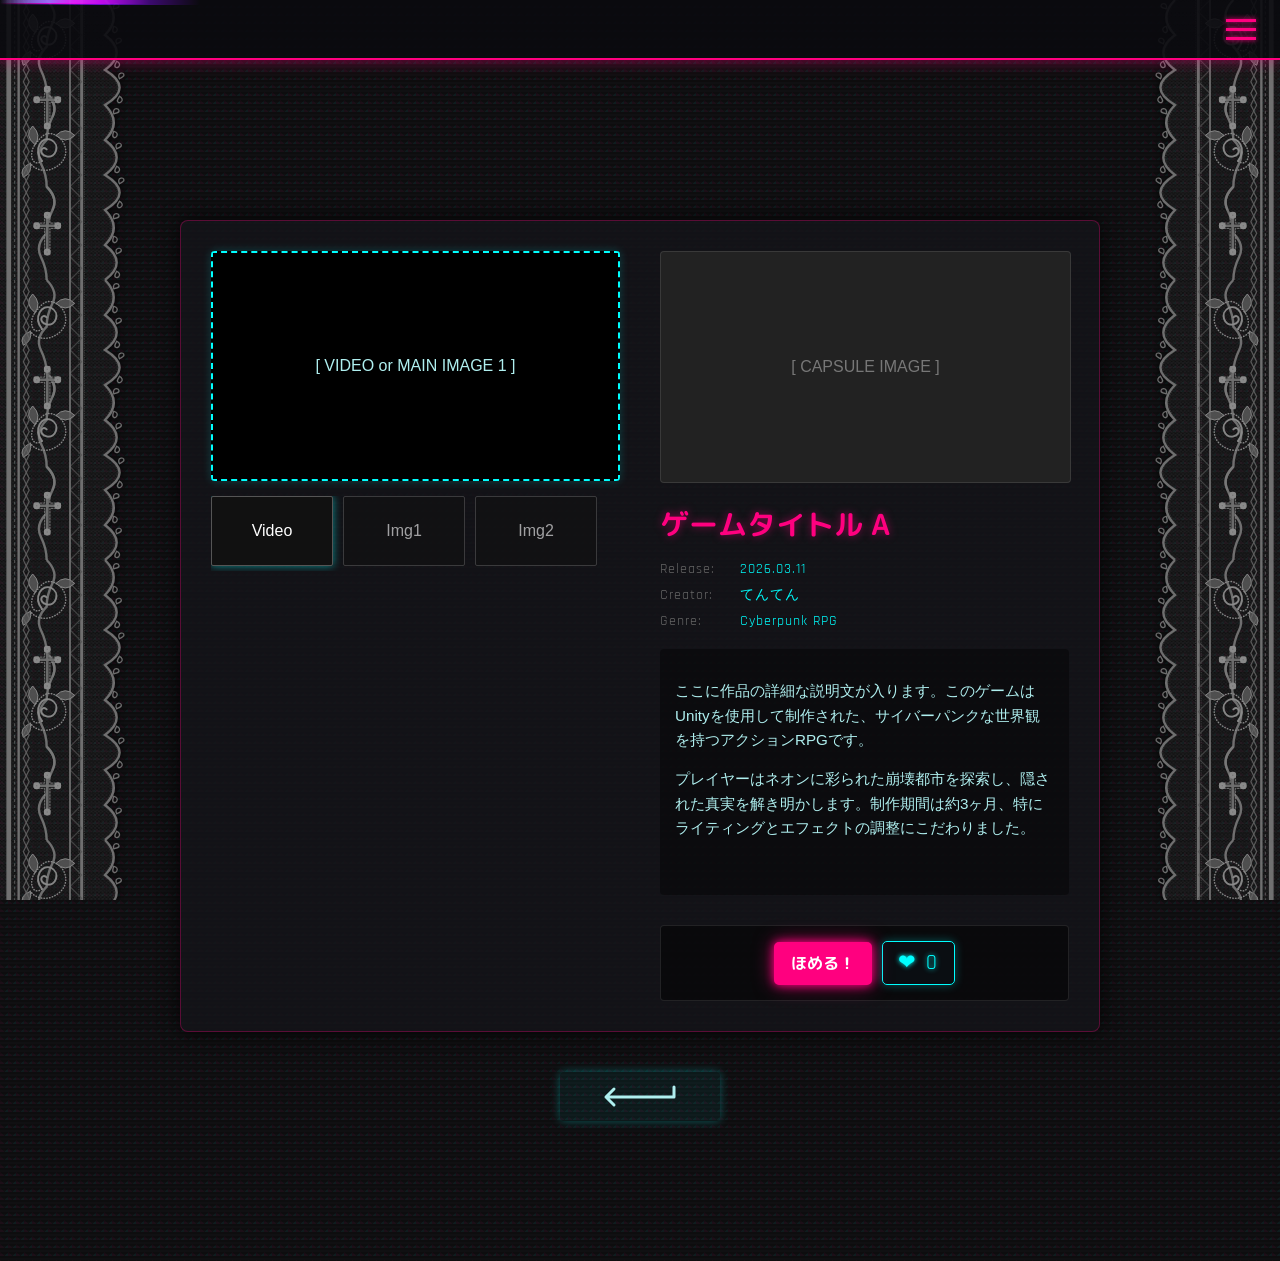
<file: work-template.html>
﻿<!DOCTYPE html>
<html lang="ja">
<head>
  <meta charset="UTF-8">
  <meta name="viewport" content="width=device-width, initial-scale=1.0">
  <title>作品詳細 - てんてんのポートフォリオ</title>
  <link href="https://fonts.googleapis.com/css2?family=M+PLUS+Rounded+1c:wght@400;700&family=Pinyon+Script&display=swap" rel="stylesheet">
  <link rel="stylesheet" href="css/profile.css">
  <link rel="stylesheet" href="css/frame.css">
  <link rel="stylesheet" href="css/edps.css">
  <link rel="stylesheet" href="css/style.css">
  <link rel="stylesheet" href="css/works.css?v=1774314331795">
  <link rel="stylesheet" href="css/button.css">
  <link rel="stylesheet" href="css/header.css">
  <link rel="stylesheet" href="css/work-template.css?v=1774314331795">
  <script src="js/menu.js" defer></script>
  <script src="js/homehome.js" defer></script>
  <script src="js/slider.js" defer></script>
</head>
<body>

  <!-- 共通ヘッダー -->
  <header class="site-header">
    <button id="menu-toggle" class="menu-toggle" aria-label="Menu">
      <span></span>
      <span></span>
      <span></span>
    </button>
  </header>

  <!-- 展開メニュー -->
  <nav id="fullscreen-menu" class="fullscreen-menu">
    <ul class="menu-list">
      <li><a href="index.html">HOME</a></li>
      <li><a href="works.html">CREATE & INVOLVED</a></li>
      <li><a href="family.html">Family</a></li>
    </ul>
  </nav>

  <!-- 背景エフェクト -->
  <div class="noise-bg"></div>
  <div class="bg-lace lace-left"></div>
  <div class="bg-lace lace-right"></div>

  <div class="work-detail-container">
    <div class="work-detail-grid">
      
      <!-- 左側カラム：メディアスライダー -->
      <div class="media-column">
        
        <!-- メインの大きな表示枠 -->
        <div class="main-viewer">
          <!-- TODO: 動画の場合は <video src="..." controls class="viewer-item active" data-index="0"></video> のように配置する -->
          <!-- 画像の場合のプレースホルダー -->
          <div class="viewer-item active" data-index="0" style="width:100%; height:100%; display:flex; align-items:center; justify-content:center; color:var(--cyan-glitch); border: 2px dashed #0ff; box-sizing:border-box;">[ VIDEO or MAIN IMAGE 1 ]</div>
          <div class="viewer-item" data-index="1" style="width:100%; height:100%; display:none; align-items:center; justify-content:center; color:var(--pink-vivid); border: 2px dashed var(--pink-vivid); box-sizing:border-box;">[ IMAGE 2 ]</div>
          <div class="viewer-item" data-index="2" style="width:100%; height:100%; display:none; align-items:center; justify-content:center; color:#fff; border: 2px dashed #fff; box-sizing:border-box;">[ IMAGE 3 ]</div>
          <!-- 実際のimgを入れる例: <img src="imgs/ss1.jpg" class="viewer-item" data-index="1" alt="Screenshot 1"> -->
        </div>

        <!-- サムネイル群 -->
        <div class="thumbnail-list">
          <div class="thumb-item active" data-target="0" style="display:flex; align-items:center; justify-content:center; color:#fff; border: 1px solid #555;">Video</div>
          <div class="thumb-item" data-target="1" style="display:flex; align-items:center; justify-content:center; color:#fff; border: 1px solid #555;">Img1</div>
          <div class="thumb-item" data-target="2" style="display:flex; align-items:center; justify-content:center; color:#fff; border: 1px solid #555;">Img2</div>
        </div>
      </div>

      <!-- 右側カラム：作品情報 -->
      <div class="info-column">
        <!-- カプセル画像（Steamの右上のやつ） -->
        <div class="capsule-img" style="display:flex; align-items:center; justify-content:center; color:#777;">
          [ CAPSULE IMAGE ]
        </div>

        <h1 class="detail-title">ゲームタイトル A</h1>
        
        <table class="meta-info">
          <tr>
            <td class="meta-label">Release:</td>
            <td class="meta-value">2026.03.11</td>
          </tr>
          <tr>
            <td class="meta-label">Creator:</td>
            <td class="meta-value">てんてん</td>
          </tr>
          <tr>
            <td class="meta-label">Genre:</td>
            <td class="meta-value">Cyberpunk RPG</td>
          </tr>
        </table>

        <!-- 説明文 -->
        <div class="detail-text">
          <p>ここに作品の詳細な説明文が入ります。このゲームはUnityを使用して制作された、サイバーパンクな世界観を持つアクションRPGです。</p>
          <p>プレイヤーはネオンに彩られた崩壊都市を探索し、隠された真実を解き明かします。制作期間は約3ヶ月、特にライティングとエフェクトの調整にこだわりました。</p>
        </div>

        <!-- アクションエリア（ほめるボタン） -->
        <div class="action-area">
          <div class="homehome-wrapper">
            <!-- ページ固有の data-work-id を入れる -->
            <button id="btn-homehome" class="btn-homehome" data-work-id="work_game_a">ほめる！</button>
            <div class="homehome-count-display">
              <span id="homehome-count" class="count-text">❤︎ 0</span>
            </div>
          </div>
        </div>

      </div>
    </div>
    
    <!-- 枠の外に目立つ戻るボタン -->
    <div class="back-btn-container">
      <a href="works.html" class="back-btn-main"><svg width="80" height="24" viewBox="0 0 80 24" fill="none" stroke="currentColor" stroke-width="3" stroke-linecap="round" stroke-linejoin="round" style="display:inline-block; vertical-align:middle;">
  <path d="M74 2 L74 12 L6 12 M14 4 L6 12 L14 20" />
</svg></a>
    </div>
  </div>

</body>
</html>
</file>
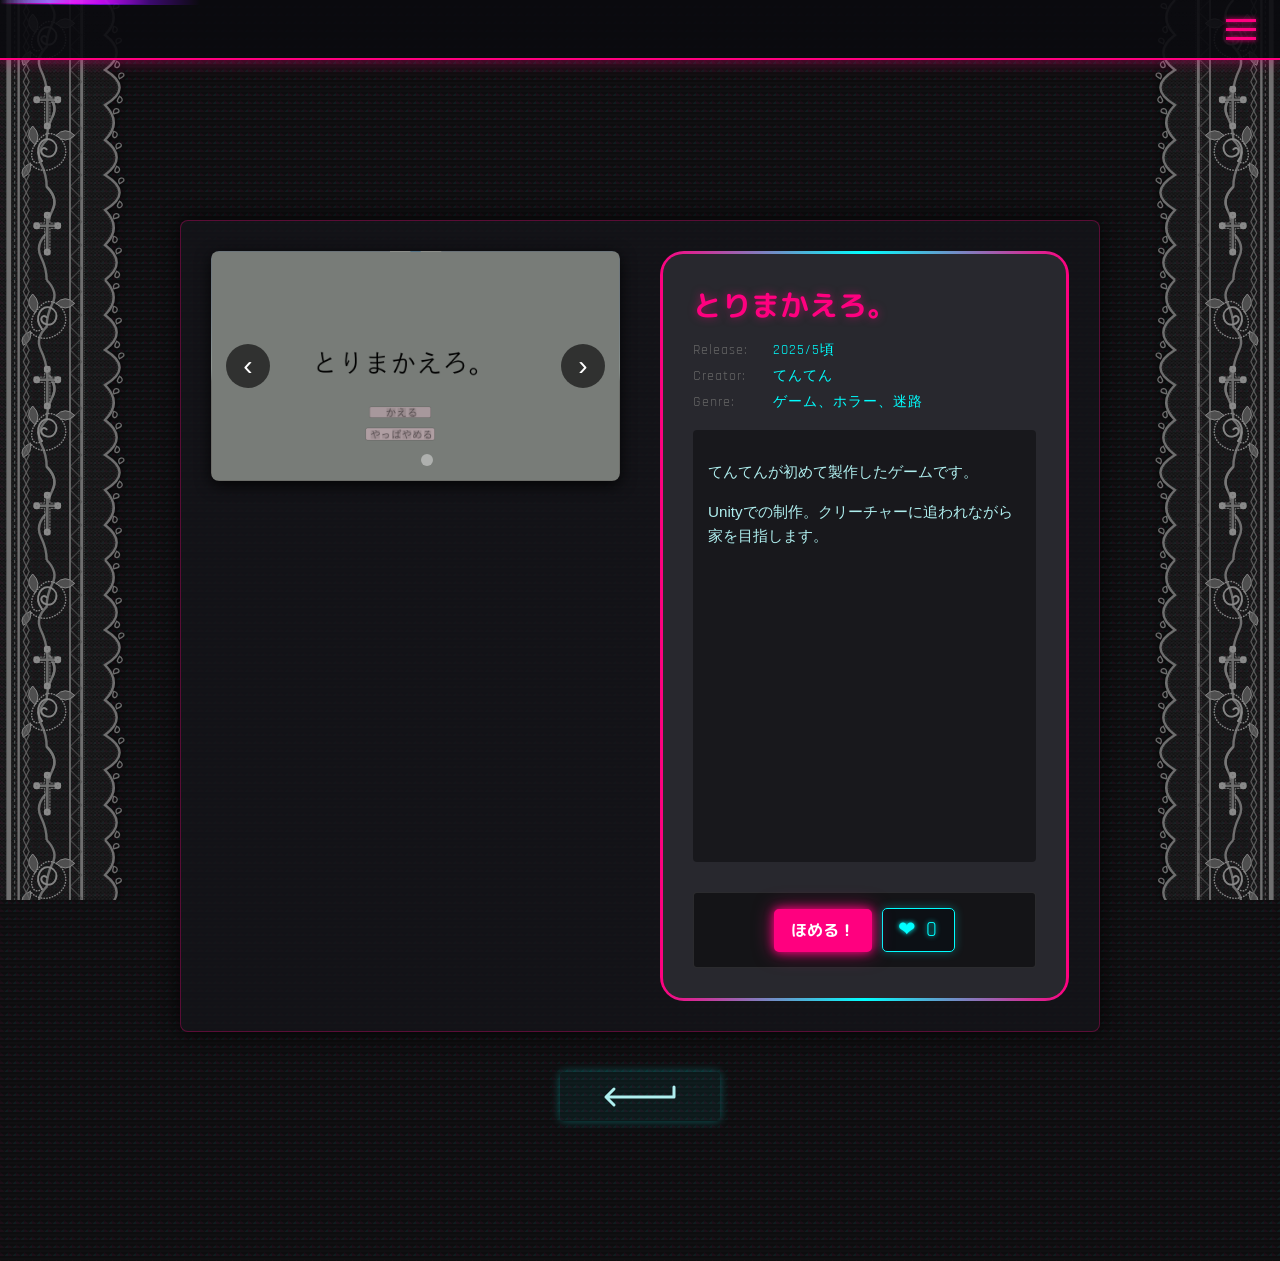
<file: work-torimakaero.html>
﻿<!DOCTYPE html>
<html lang="ja">
<head>
  <meta charset="UTF-8">
  <meta name="viewport" content="width=device-width, initial-scale=1.0">
  <title>とりまかえろ。 - てんてんのポートフォリオ</title>
  <link href="https://fonts.googleapis.com/css2?family=M+PLUS+Rounded+1c:wght@400;700&family=Pinyon+Script&display=swap" rel="stylesheet">
  <link rel="stylesheet" href="css/profile.css">
  <link rel="stylesheet" href="css/frame.css">
  <link rel="stylesheet" href="css/edps.css">
  <link rel="stylesheet" href="css/style.css">
  <link rel="stylesheet" href="css/works.css?v=1774314331795">
  <link rel="stylesheet" href="css/button.css">
  <link rel="stylesheet" href="css/header.css">
  <link rel="stylesheet" href="css/work-template.css?v=1774314331795">
  <script src="js/menu.js" defer></script>
  <script src="js/homehome.js" defer></script>
  <script src="js/work_slider.js" defer></script>
</head>
<body>

  <!-- 共通ヘッダー -->
  <header class="site-header">
    <button id="menu-toggle" class="menu-toggle" aria-label="Menu">
      <span></span>
      <span></span>
      <span></span>
    </button>
  </header>

  <!-- 展開メニュー -->
  <nav id="fullscreen-menu" class="fullscreen-menu">
    <ul class="menu-list">
      <li><a href="index.html">HOME</a></li>
      <li><a href="works.html">CREATE & INVOLVED</a></li>
      <li><a href="family.html">Family</a></li>
    </ul>
  </nav>

  <!-- 背景エフェクト -->
  <div class="noise-bg"></div>
  <div class="bg-lace lace-left"></div>
  <div class="bg-lace lace-right"></div>

  <div class="work-detail-container">
    <div class="work-detail-grid">
      
      <!-- 左側カラム：メディアスライダー -->
      <div class="media-column">
  <div class="work-slider-container">
    <button class="slider-btn prev-btn">‹</button>
    <div class="work-slider-images">
      <img src="images/torimakaero_1.png" alt="Image 1" class="slider-img active">
      <img src="images/torimakaero_2.png" alt="Image 2" class="slider-img ">

    </div>
    <button class="slider-btn next-btn">›</button>
    <div class="slider-dots">
      <span class="dot active"></span>
      <span class="dot "></span>

    </div>
  </div>
</div>

<!-- 右側カラム：作品情報 -->
<div class="info-column ngo-frame" style="margin: 0;">
<div class="ngo-frame-inner" style="height: 100%; display: flex; flex-direction: column;">

        <!-- カプセル画像（Steamの右上のやつ） -->
        <h1 class="detail-title">とりまかえろ。</h1>
        
        <table class="meta-info">
          <tr>
            <td class="meta-label">Release:</td>
            <td class="meta-value">2025/5頃</td>
          </tr>
          <tr>
            <td class="meta-label">Creator:</td>
            <td class="meta-value">てんてん</td>
          </tr>
          <tr>
            <td class="meta-label">Genre:</td>
            <td class="meta-value">ゲーム、ホラー、迷路</td>
          </tr>
        </table>

        <!-- 説明文 -->
        <div class="detail-text">
          <p>てんてんが初めて製作したゲームです。</p><p>Unityでの制作。クリーチャーに追われながら家を目指します。</p>
        </div>

        <!-- アクションエリア（ほめるボタン） -->
        <div class="action-area">
          <div class="homehome-wrapper">
            <!-- ページ固有の data-work-id を入れる -->
            <button id="btn-homehome" class="btn-homehome" data-work-id="work_torimakaero">ほめる！</button>
            <div class="homehome-count-display">
              <span id="homehome-count" class="count-text">❤︎ 0</span>
            </div>
          </div>
        </div>

      </div>
</div>
</div>

<!-- 枠の外に目立つ戻るボタン -->
    <div class="back-btn-container">
      <a href="works.html" class="back-btn-main"><svg width="80" height="24" viewBox="0 0 80 24" fill="none" stroke="currentColor" stroke-width="3" stroke-linecap="round" stroke-linejoin="round" style="display:inline-block; vertical-align:middle;">
  <path d="M74 2 L74 12 L6 12 M14 4 L6 12 L14 20" />
</svg></a>
    </div>
  </div>

</body>
</html>
</file>
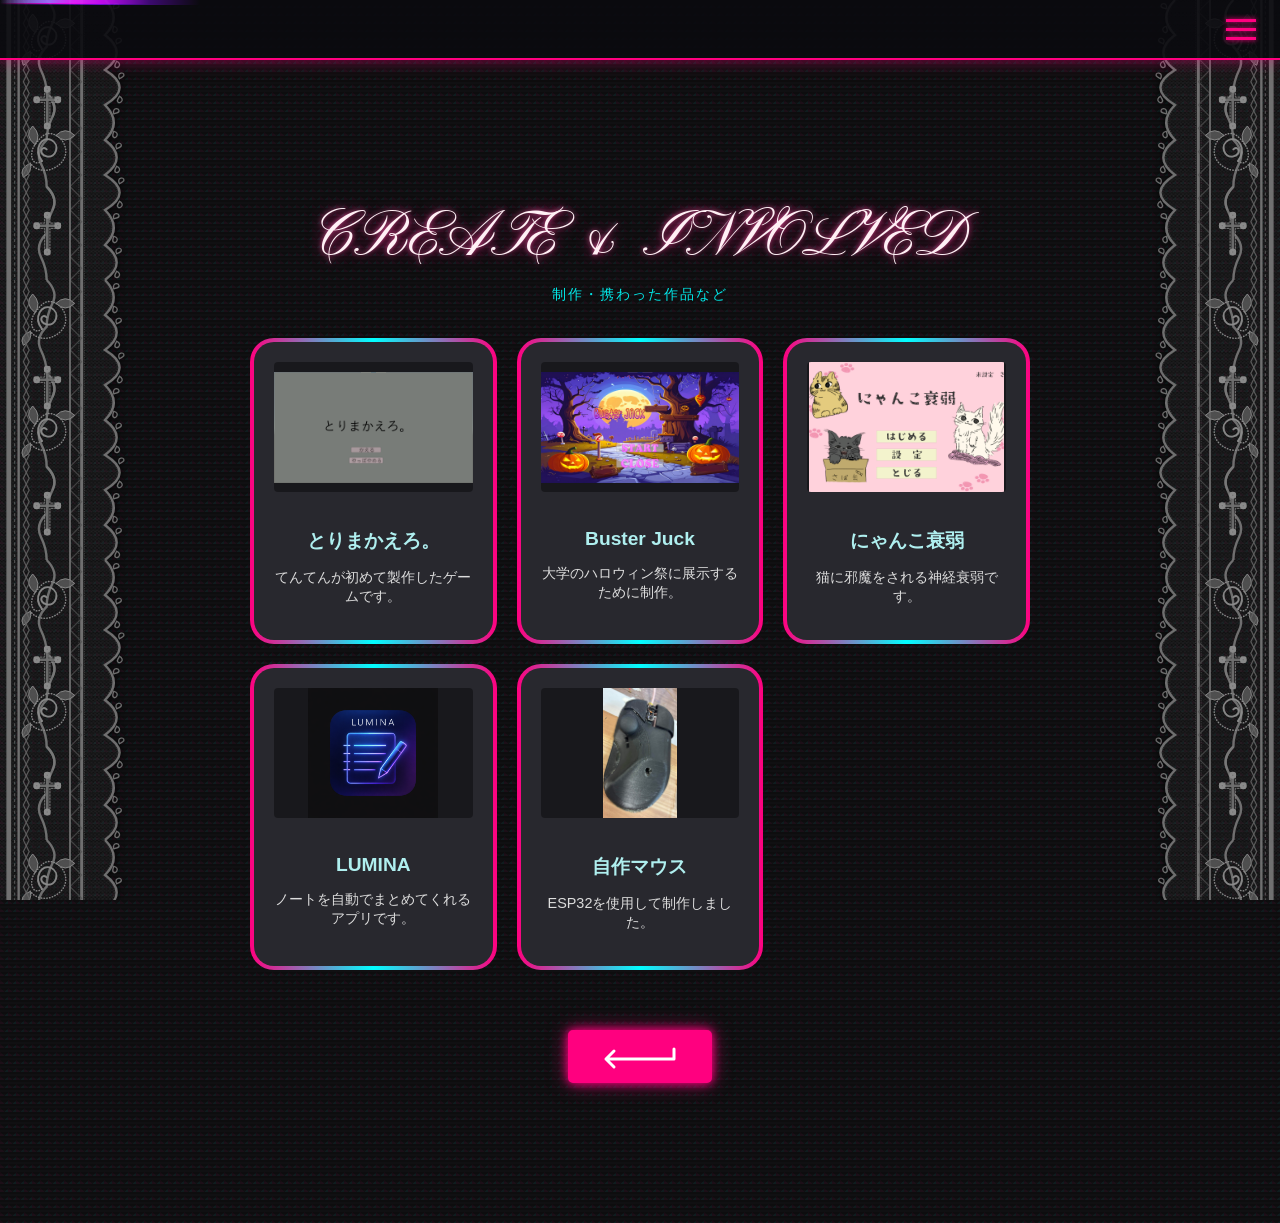
<file: works.html>
<!DOCTYPE html>
<html lang="ja">
<head>
  <meta charset="UTF-8">
  <meta name="viewport" content="width=device-width, initial-scale=1.0">
  <title>作品一覧 - てんてんのポートフォリオ</title>
  <link href="https://fonts.googleapis.com/css2?family=M+PLUS+Rounded+1c:wght@400;700&family=Pinyon+Script&display=swap" rel="stylesheet">
  <link rel="stylesheet" href="css/profile.css">
  <link rel="stylesheet" href="css/frame.css">
  <link rel="stylesheet" href="css/edps.css">
  <link rel="stylesheet" href="css/style.css">
  <link rel="stylesheet" href="css/works.css?v=1774314331795">
  <link rel="stylesheet" href="css/button.css">
  <link rel="stylesheet" href="css/header.css">
  <script src="js/menu.js" defer></script>
  <script src="js/homehome.js" defer></script>
  <style>
    /* 一覧ページ特有の調整 */
    .works-page-container {
      padding: 40px 20px 100px;
      max-width: 900px;
      margin: 0 auto;
      text-align: center;
    }
  </style>
</head>
<body>

  <!-- 共通ヘッダー -->
  <header class="site-header">
    <button id="menu-toggle" class="menu-toggle" aria-label="Menu">
      <span></span>
      <span></span>
      <span></span>
    </button>
  </header>

  <!-- 展開メニュー -->
  <nav id="fullscreen-menu" class="fullscreen-menu">
    <ul class="menu-list">
      <li><a href="index.html">HOME</a></li>
      <li><a href="works.html">CREATE & INVOLVED</a></li>
      <li><a href="family.html">Family</a></li>
    </ul>
  </nav>

  <!-- 背景エフェクト -->
  <div class="noise-bg"></div>
  <div class="bg-lace lace-left"></div>
  <div class="bg-lace lace-right"></div>

  <div class="works-page-container">
    <div class="works-header-wrapper">
      <div class="works-main-title">
        <h2 class="shadow-text">CREATE &amp; INVOLVED</h2>
        <p class="works-sub-title">制作・携わった作品など</p>
      </div>
    </div>

    <!-- ギャラリーグリッド -->
    <div class="works-section">
      <!-- 作品1 -->
      <a href="work-torimakaero.html" class="work-link-wrapper">
        <div class="work-card ngo-frame">
          <div class="ngo-frame-inner">
            <img class="work-card-img" src="images/torimakaero_1.png" alt="とりまかえろ。">
            <h3 class="work-title">とりまかえろ。</h3>
            <p class="work-desc">てんてんが初めて製作したゲームです。</p>
          </div>
        </div>
      </a>
      
      <!-- 作品2 -->
      <a href="work-buster-juck.html" class="work-link-wrapper">
        <div class="work-card ngo-frame">
          <div class="ngo-frame-inner">
            <img class="work-card-img" src="images/busterjack_1.png" alt="Buster Juck">
            <h3 class="work-title">Buster Juck</h3>
            <p class="work-desc">大学のハロウィン祭に展示するために制作。</p>
          </div>
        </div>
      </a>

      <!-- 作品3 -->
      <a href="work-nyanko-suijaku.html" class="work-link-wrapper">
        <div class="work-card ngo-frame">
          <div class="ngo-frame-inner">
            <img class="work-card-img" src="images/nyankosuijaku_1.png" alt="にゃんこ衰弱">
            <h3 class="work-title">にゃんこ衰弱</h3>
            <p class="work-desc">猫に邪魔をされる神経衰弱です。</p>
          </div>
        </div>
      </a>

      <!-- 作品4 -->
      <a href="work-lumina.html" class="work-link-wrapper">
        <div class="work-card ngo-frame">
          <div class="ngo-frame-inner">
            <img class="work-card-img" src="images/lumina_1.png" alt="LUMINA">
            <h3 class="work-title">LUMINA</h3>
            <p class="work-desc">ノートを自動でまとめてくれるアプリです。</p>
          </div>
        </div>
      </a>

      <!-- 作品5 -->
      <a href="work-mouse.html" class="work-link-wrapper">
        <div class="work-card ngo-frame">
          <div class="ngo-frame-inner">
            <img class="work-card-img" src="images/jisakumausu_1.jpg" alt="自作マウス">
            <h3 class="work-title">自作マウス</h3>
            <p class="work-desc">ESP32を使用して制作しました。</p>
          </div>
        </div>
      </a>

    </div>

    <div style="margin-top: 60px;">
      <a href="index.html" class="btn-homehome" style="display:inline-block; text-decoration:none;"><svg width="80" height="24" viewBox="0 0 80 24" fill="none" stroke="currentColor" stroke-width="3" stroke-linecap="round" stroke-linejoin="round" style="display:inline-block; vertical-align:middle;">
  <path d="M74 2 L74 12 L6 12 M14 4 L6 12 L14 20" />
</svg></a>
    </div>
  </div>

</body>
</html>
</file>
<file: css/profile.css>
@charset "UTF-8";

/* 自己紹介カードの大枠: ngo-frame の設定に、カード専用の設定を重ねます */
.profile-card {
  background-color: var(--card-bg);
  width: 100%;
  max-width: 400px;
}

/* ★ヘッダー画像とアイコン */
.header-banner {
  height: 130px;
  background: linear-gradient(135deg, #F2B9C7 0%, rgba(0, 0, 0, 0.8) 100%);
}

.icon-wrapper {
  text-align: left;
  padding-left: 20px; /* 左端から少し余白を取る */
  margin-top: -55px;
}

.profile-icon {
  width: 110px;
  height: 110px;
  background-color: var(--bg-base);
  background-image: url('../images/icon.png');
  background-size: cover;
  background-position: center;
  border-radius: 50%;
  border: 4px solid var(--card-bg);
  display: inline-block;
}

/* テキスト情報 */
.profile-info {
  padding: 15px 25px 30px;
}

.name {
  color: #D48C9A; /* ダスティピンク（赤みのあるくすんだピンク） */
  text-align: center;
  width: 100%;
}

.bio-list {
  list-style: none;
  padding: 0;
  margin: 0 0 20px 0;
  line-height: 1.8;
}

.bio-list li {
  display: flex;
  align-items: center;
}

.bio-text {
  font-size: 0.9rem;
  text-align: center;
  margin-bottom: 30px;
}

/* ★リボンアイコン（実際の絵文字🎀を使用しピンク単色化） */
.icon-ribbon {
  display: inline-block;
  margin-right: 8px;
  vertical-align: middle;
}

.icon-ribbon::before {
  content: "🎀";
  /* お客様ご指定の絵文字 */
  font-size: 1.2rem;
  /* 絵文字本来のカラーリングを、フィルターで強引にピンク単色に変換 */
  filter: sepia(100%) hue-rotate(290deg) saturate(500%) brightness(1.2);
}

/* ★EDPS用十字架アイコン */
.icon-edps-cross {
  position: relative;
  width: 16px;
  height: 20px;
  margin-right: 12px;
}

.icon-edps-cross::before,
.icon-edps-cross::after {
  content: "";
  position: absolute;
  background-color: var(--blue-neon);
  border-radius: 2px;
  box-shadow: 0 0 6px var(--blue-neon);
}

.icon-edps-cross::before {
  width: 4px;
  height: 20px;
  left: 6px;
}

.icon-edps-cross::after {
  width: 16px;
  height: 4px;
  top: 6px;
  left: 0;
}

/* 🔗 XとInstagramの実際のスマホアイコン風リンク */
.links {
  display: flex;
  justify-content: center;
  gap: 16px;
  flex-wrap: wrap;
}

.link-item {
  display: flex;
  align-items: center;
  border-radius: 50%;
  /* アイコンのみのため丸くする */
  width: 40px;
  height: 40px;
  justify-content: center;
  padding: 0;
  text-decoration: none;
  transition: background-color 0.3s ease;
}

.link-item svg {
  fill: var(--text-soft);
  /* アイコンの色をテーマの水色に */
}

/* X 用ボタン */
.link-x {
  background-color: rgba(0, 255, 255, 0.1);
  border: 1px solid var(--blue-neon);
  box-shadow: 0 0 5px rgba(0, 255, 255, 0.3);
}

.link-x:hover {
  background-color: rgba(0, 255, 255, 0.2);
  box-shadow: 0 0 10px rgba(0, 255, 255, 0.8);
}

/* Instagram 用ボタン */
.link-instagram {
  background-color: rgba(255, 0, 127, 0.1);
  border: 1px solid var(--pink-vivid);
  box-shadow: 0 0 5px rgba(255, 0, 127, 0.3);
  background-image: none;
}

.link-instagram:hover {
  background-color: rgba(255, 0, 127, 0.2);
  box-shadow: 0 0 10px rgba(255, 0, 127, 0.8);
  opacity: 1;
}

/* サイト 用ボタン */
.link-website {
  background-color: rgba(0, 255, 255, 0.1);
  border: 1px solid var(--blue-neon);
  box-shadow: 0 0 5px rgba(0, 255, 255, 0.3);
  color: var(--blue-neon);
}

.link-website:hover {
  background-color: rgba(0, 255, 255, 0.2);
  box-shadow: 0 0 10px rgba(0, 255, 255, 0.8);
  color: #fff;
}
</file>
<file: css/frame.css>
@charset "UTF-8";

/* ==========================================
   NEEDY GIRL OVERDOSE風 枠線スタイル
   ========================================== */

/* ★波打つ滑らかなグラデーションアニメーション */
@keyframes neonGlide {
  0% { background-position: 0% 50%; }
  100% { background-position: 200% 50%; } /* 横にスライドする */
}
@keyframes noiseMove {
  0% { background-position: 0 0; }
  100% { background-position: 0 100px; } /* ノイズが下へ流れる */
}

/* ★枠線(ボーダーレイヤー)全体の設定。ここにネオングラデーションを直接敷く */
.ngo-frame {
  position: relative;
  border-radius: 24px;
  overflow: visible; /* グリッチが外にはみ出せるようにする */
  display: flex;
  flex-direction: column;
}

/* ★一番背面にネオングラデーションを敷く要素（ボーダーとして機能） */
.ngo-frame::before {
  content: "";
  position: absolute;
  top: 0; left: 0; right: 0; bottom: 0;
  border-radius: 24px;
  background: linear-gradient(90deg, 
    var(--pink-vivid), var(--blue-neon), var(--pink-vivid), var(--blue-neon), var(--pink-vivid)
  );
  background-size: 200% auto;
  animation: neonGlide 5s linear infinite; /* 滑らかにスライド */
  z-index: 0;
}

/* ★実際の中身を設定。ここをくり抜くことでボーダーだけ残す */
.ngo-frame-inner {
  position: relative;
  flex: 1;
  margin: 4px; /* これが実質的なボーダーの太さになる */
  background-color: var(--card-bg); /* 元のカードの落ち着いた黒背景 */
  border-radius: 20px; /* 外枠から少し小さめの角丸 */
  z-index: 2; /* 背景やノイズより前に */
  overflow: hidden; /* はみ出し修正：中のコンテンツ（バナー等）が角丸に沿って綺麗に切り抜かれるように復活 */
}
</file>
<file: css/edps.css>
/* ==========================================
   EDPS 紹介セクション (公式サイト・サイバーターミナル風)
   ========================================== */

/* 公式サイトと同じサイバー・テック系フォントをインポート */
@import url('https://fonts.googleapis.com/css2?family=Rajdhani:wght@500;700&display=swap');

.edps-section {
  width: 100%;
  max-width: 800px;
  margin: 40px auto;
  position: relative;
  z-index: 10;
  display: flex;
  justify-content: center;
}

/* ターミナル風パネルの本体 */
.edps-panel {
  width: 100%;
  background-color: rgba(5, 10, 15, 0.85); /* 深いブルーブラックの透過背景 */
  border: 1px solid var(--blue-neon);
  border-radius: 4px; /* シャープな印象 */
  padding: 30px;
  position: relative;
  box-shadow: 0 0 15px rgba(0, 255, 255, 0.1),
              inset 0 0 20px rgba(0, 255, 255, 0.05);

  /* 背景に入っている細い走査線（スキャンライン） */
  background-image: repeating-linear-gradient(
    0deg,
    transparent,
    transparent 2px,
    rgba(0, 255, 255, 0.03) 2px,
    rgba(0, 255, 255, 0.03) 4px
  );
  
  display: flex;
  flex-direction: column;
  gap: 20px;
}

/* 四隅のL字装飾（コーナー） */
.edps-panel::before,
.edps-panel::after {
  content: '';
  position: absolute;
  width: 100%;
  height: 100%;
  top: 0;
  left: 0;
  pointer-events: none;
}

.edps-panel::before {
  /* 左上と右下 */
  border-top: 2px solid var(--blue-neon);
  border-left: 2px solid var(--blue-neon);
  border-bottom: 2px solid var(--blue-neon);
  border-right: 2px solid var(--blue-neon);
  /* clip-path を使って四隅のL字だけを残す */
  clip-path: polygon(
    0 0, 15px 0, 15px 2px, 2px 2px, 2px 15px, 0 15px, /* 左上 */
    calc(100% - 15px) 0, 100% 0, 100% 15px, calc(100% - 2px) 15px, calc(100% - 2px) 2px, calc(100% - 15px) 2px, /* 右上 */
    100% calc(100% - 15px), 100% 100%, calc(100% - 15px) 100%, calc(100% - 15px) calc(100% - 2px), calc(100% - 2px) calc(100% - 2px), calc(100% - 2px) calc(100% - 15px), /* 右下 */
    0 calc(100% - 15px), 2px calc(100% - 15px), 2px calc(100% - 2px), 15px calc(100% - 2px), 15px 100%, 0 100% /* 左下 */
  );
  box-shadow: 0 0 8px var(--blue-neon);
}

/* ヘッダーエリア（タイトルとバッジ） */
.edps-header {
  display: flex;
  align-items: center;
  justify-content: space-between;
  border-bottom: 1px dashed rgba(0, 255, 255, 0.3);
  padding-bottom: 15px;
}

.edps-title-group {
  display: flex;
  align-items: center;
  gap: 15px;
}

/* 大きなアルファベットのタイトル部 */
.edps-title-en {
  font-family: 'Rajdhani', sans-serif;
  font-size: 2.2rem;
  font-weight: 700;
  color: #fff;
  letter-spacing: 2px;
  text-shadow: 0 0 8px rgba(0, 255, 255, 0.8),
               0 0 15px rgba(0, 255, 255, 0.4);
  margin: 0;
}

/* 日本語のサブタイトル部 */
.edps-title-ja {
  font-size: 0.9rem;
  color: var(--blue-neon);
  letter-spacing: 1px;
  opacity: 0.9;
  margin: 0;
  padding-top: 6px;
}

/* 稼働状況バッジ */
.edps-status-badge {
  font-family: 'Rajdhani', sans-serif;
  font-size: 0.8rem;
  font-weight: 700;
  color: #000;
  background-color: var(--blue-neon);
  padding: 4px 10px;
  border-radius: 2px;
  letter-spacing: 1px;
  box-shadow: 0 0 10px rgba(0, 255, 255, 0.5);
}

/* テキストエリア */
.edps-body {
  margin-top: 10px;
}

.edps-text {
  font-size: 0.95rem;
  line-height: 1.8;
  color: #e0e0e0;
  margin: 0;
  text-align: justify;
}

/* 左端のハイライト線 */
.edps-text-container {
  border-left: 3px solid var(--blue-neon);
  padding-left: 15px;
}

/* アイコンリンクエリア */
.edps-footer {
  margin-top: 10px;
  display: flex;
  justify-content: flex-end; /* 右寄せ */
}

/* スマホ対応 */
@media (max-width: 600px) {
  .edps-header {
    flex-direction: column;
    align-items: flex-start;
    gap: 10px;
  }
}
</file>
<file: css/style.css>
@charset "UTF-8";

/* ==========================================
   CSSをまとめるエリア（ここに追加していく）
   ========================================== */
@import url("frame.css");   /* NEEDY GIRL風枠線用のCSS */
@import url("profile.css"); /* 自己紹介用のCSS */
/* @import url("works.css"); */  /* 制作物用のCSS（後で作る） */
@import url("works.css");
/* @import url("button.css"); */ /* ほめほめボタン用のCSS（後で作る） */
@import url("button.css");


/* ==========================================
   全体の共通ルール（カラーパレットと背景）
   ========================================== */
:root {
  /* 基本色 */
  --bg-base: #101012;       /* 背景（より深い黒） */
  --card-bg: #28282e;       /* カード背景 */
  --text-soft: #AFEFEF;     /* 文字（水色） */
  --pink-fluffy: #F2B9C7;   /* 装飾（ピンク） */
  --red-sharp: #C82A45;     /* 尖った装飾（赤） */
  --shadow-dark: #070708;   /* 影 */

  /* ★新規：NEEDY GIRL OVERDOSE風ネオンカラー */
  --pink-vivid: #FF007F;     /* より濃いピンク */
  --blue-neon: #00FFFF;       /* 青いネオン */
}

body {
  background-color: var(--bg-base);
  color: var(--text-soft);
  font-family: 'Helvetica Neue', Arial, sans-serif;
  margin: 0;
  padding: 40px 20px;
  display: flex;
  flex-direction: column;
  align-items: center;
  gap: 40px;

  /* ★全体の背景に、走査線とピンクと水色の微細パターン（静止）を追加 */
  background-image:
    repeating-linear-gradient(0deg, transparent, transparent 2px, rgba(0, 0, 0, 0.2) 2px, rgba(0, 0, 0, 0.2) 4px),
    linear-gradient(45deg, rgba(255, 0, 127, 0.05) 25%, transparent 25%),
    linear-gradient(-45deg, rgba(0, 255, 255, 0.05) 25%, transparent 25%);
  background-size: 100% 4px, 8px 8px, 8px 8px;
}

/* ==========================================
   ランダムに散発する極細ショートグリッチライン
   ========================================== */
@keyframes scatteredGlitches {
  0%   { opacity: 0; background-position: 10% 20%, 80% 80%, 40% 50%, 60% 10%; }
  3%   { opacity: 1; background-position: 15% 15%, 75% 85%, 35% 55%, 65% 5%; }
  5%   { opacity: 0; background-position: 10% 20%, 80% 80%, 40% 50%, 60% 10%; }
  
  45%  { opacity: 0; background-position: 30% 90%, 50% 30%, 20% 70%, 90% 40%; }
  47%  { opacity: 1; background-position: 25% 95%, 55% 25%, 25% 65%, 85% 45%; }
  49%  { opacity: 0; background-position: 30% 90%, 50% 30%, 20% 70%, 90% 40%; }
  
  75%  { opacity: 0; background-position: 60% 70%, 20% 10%, 80% 40%, 40% 90%; }
  76%  { opacity: 1; background-position: 65% 65%, 15% 15%, 85% 35%, 45% 85%; }
  78%  { opacity: 0; background-position: 60% 70%, 20% 10%, 80% 40%, 40% 90%; }
  
  100% { opacity: 0; }
}

body::after {
  content: "";
  position: fixed;
  top: 0; left: 0; width: 100vw; height: 100vh;
  pointer-events: none;
  z-index: 9999; /* すべての上に被せる */
  
  /* 複数の短い線（背景色つきの領域として描画） */
  background-image: 
    linear-gradient(90deg, transparent, rgba(255, 0, 255, 0.8), transparent), /* マゼンタ */
    linear-gradient(90deg, transparent, rgba(0, 255, 255, 0.8), transparent), /* シアン */
    linear-gradient(90deg, transparent, rgba(128, 0, 255, 0.8), transparent), /* パープル */
    linear-gradient(90deg, transparent, rgba(255, 0, 128, 0.8), transparent); /* ピンク */
    
  background-size: 
    150px 4px,
    100px 3px,
    200px 5px,
    120px 4px;
    
  background-repeat: no-repeat;
  mix-blend-mode: screen; /* もしくは hard-light で明るく被せる */
  
  animation: scatteredGlitches 4s infinite steps(2);
}

/* ==========================================
   ゴスロリ風 レース装飾（左右の余白）
   ========================================== */
.bg-lace {
  position: fixed;
  top: 0;
  bottom: 0;
  width: 140px; /* 少し幅を広げて刺繍を見せる */
  pointer-events: none;
  z-index: 0; /* メインコンテンツの後ろ */
  
  /* 新しく作成した十字架とリボンの精密なレース画像を参照 */
  background-image: url('../images/lace.svg');
  background-repeat: repeat-y;
  /* 画像本来の縦横比（240:480）を保ったまま横幅いっぱいに表示し、潰れるのを防ぐ */
  background-size: 100% auto; 
}

/* 左側のレース */
.lace-left {
  left: 0;
  background-position: left top;
}

/* 右側のレース */
.lace-right {
  right: 0;
  /* 左右反転させて右端にピッタリ沿わせる */
  transform: scaleX(-1);
  transform-origin: center top; 
}

/* 画面が狭い場合（スマホ等）は背景を消すか薄くしてコンテンツ領域を確保 */
@media (max-width: 768px) {
  .bg-lace {
    opacity: 0.3;
    width: 60px;
  }
}
</file>
<file: css/works.css>
@charset "UTF-8";

/* ==========================================
   制作物ギャラリー (Works)
   ========================================== */
.works-section {
  width: 100%;
  max-width: 780px; /* 枠を小さくするため全体の幅を縮小 */
  display: grid;
  grid-template-columns: repeat(3, 1fr);
  gap: 20px; /* 隙間も少しコンパクトに */
  margin-top: 20px;
  margin-left: auto;
  margin-right: auto;
}

@media (max-width: 850px) {
  .works-section { grid-template-columns: repeat(2, 1fr); }
}

@media (max-width: 550px) {
  .works-section { grid-template-columns: 1fr; }
}

.work-card-img {
  width: 100%;
  height: 130px; /* 画像も小さくする */
  object-fit: contain;
  margin-bottom: 12px;
  background-color: rgba(0,0,0,0.4);
  border-radius: 4px;
}

.work-card {
  text-align: center;
  transition: transform 0.2s ease;
  padding: 0; /* Padding is handled by ngo-frame-inner spacing + inner element if we want */
}

.work-card .ngo-frame-inner {
  padding: 20px;
}

.work-card:hover {
  transform: translateY(-5px);
  box-shadow: 
    0 0 15px rgba(255, 0, 127, 0.8),
    0 0 30px rgba(0, 255, 255, 0.6);
}

.work-title {
  color: var(--text-soft);
  font-size: 1.2rem;
  margin-bottom: 10px;
}

.work-desc {
  font-size: 0.9rem;
  color: #ddd;
}

/* ==========================================
   作品ギャラリー ヘッダー (CREATE & INVOLVED)
   ========================================== */
.works-header-wrapper {
  width: 100%;
  max-width: 800px;
  margin: 40px auto 10px;
  text-align: center;
}

/* ただの装飾見出しに戻したためホバーエフェクト削除 */
.works-main-title {
  display: inline-block;
}

.works-main-title h2 {
  font-size: 4rem; /* 筆記体は細いため大きくする */
  font-family: 'Pinyon Script', cursive; /* エレガントな筆記体フォント */
  color: #fff0f5; /* インクとネオンの間のようなくすんだ白ピンク */
  margin: 0;
  font-weight: normal; /* 筆記体の繊細さを活かす */
  letter-spacing: 1px;
  /* 滲んだインク＋ネオン発光のハイブリッドエフェクト */
  text-shadow: 
    0 0 5px rgba(255, 105, 180, 0.8),   /* 芯のピンク */
    0 0 15px rgba(255, 0, 127, 0.6),    /* ぼんやりした光 */
    2px 2px 2px rgba(0, 0, 0, 0.8);     /* 少しの物理的なインクの影 */
}

.works-main-title .works-sub-title {
  font-size: 0.9rem;
  color: var(--blue-neon);
  margin-top: 5px;
  letter-spacing: 2px;
  opacity: 0.9;
}

/* リンクとして機能する場合（index.html）のみホバーアクションを有効化 */
a.works-main-title {
  text-decoration: none;
  transition: transform 0.2s ease, text-shadow 0.2s ease;
}

a.works-main-title:hover {
  transform: scale(1.05);
}

a.works-main-title:hover h2 {
  color: #fff;
  text-shadow: 
    0 0 10px rgba(255, 105, 180, 1),
    0 0 20px rgba(255, 0, 127, 0.8),
    0 0 35px var(--blue-neon);
}

/* 作品カードを包むリンク用ラッパー */
.work-link-wrapper {
  text-decoration: none;
  display: block;
}

.work-link-wrapper .work-card {
  height: 100%; /* 高さ揃え */
}

/* リンクホバー時のカード全体の強調 */
.work-link-wrapper:hover .work-card {
  transform: translateY(-8px);
  box-shadow: 
    0 0 20px rgba(255, 0, 127, 1),
    0 0 40px rgba(0, 255, 255, 0.8),
    inset 0 0 15px rgba(255, 0, 127, 0.3);
  border-color: var(--pink-vivid); /* 枠線自体も光らせる */
}
</file>
<file: css/button.css>
@charset "UTF-8";

/* ==========================================
   ほめほめボタン
   ========================================== */
.homehome-wrapper {
  margin-top: 40px;
  margin-bottom: 40px;
  text-align: center;
}

.btn-homehome {
  font-family: 'M PLUS Rounded 1c', sans-serif;
  font-weight: 700;
  font-size: 1.2rem;
  color: #fff;
  background-color: var(--pink-vivid);
  border: 2px solid var(--pink-vivid);
  border-radius: 5px; /* ネオン系なので少し丸みを弱める */
  padding: 10px 30px;
  cursor: pointer;
  box-shadow:
    0 0 10px var(--pink-vivid),
    0 0 20px rgba(255, 0, 127, 0.6);
  transition: all 0.3s ease;
  z-index: 10;
}

.btn-homehome:hover {
  background-color: transparent;
  color: var(--pink-vivid);
  box-shadow:
    0 0 20px var(--pink-vivid),
    0 0 40px rgba(255, 0, 127, 0.8),
    inset 0 0 10px rgba(255, 0, 127, 0.5);
  transform: translateY(-2px);
}

.btn-homehome:active {
  transform: scale(0.98);
  box-shadow:
    0 0 5px var(--pink-vivid),
    0 0 10px rgba(255, 0, 127, 0.4);
}

/* ほめほめカウント表示 */
.homehome-count-display {
  display: inline-block;
  margin-left: 5px; /* ボタンとの距離を縮める（15px → 5px） */
  padding: 8px 15px;
  background: rgba(10, 15, 20, 0.8);
  border: 1px solid var(--blue-neon);
  border-radius: 5px;
  box-shadow: 0 0 10px rgba(0, 255, 255, 0.3);
  vertical-align: middle;
}

.count-text {
  font-family: 'Rajdhani', sans-serif;
  font-size: 1.3rem;
  color: var(--blue-neon);
  text-shadow: 0 0 5px var(--blue-neon);
  letter-spacing: 2px;
}
</file>
<file: css/header.css>
/* ==========================================
   共通ヘッダー＆ハンバーガーメニュー
   ========================================== */
.site-header {
  position: fixed;
  top: 0;
  left: 0;
  width: 100%;
  height: 60px;
  background-color: rgba(10, 10, 15, 0.9);
  border-bottom: 2px solid var(--pink-vivid);
  z-index: 9999;
  display: flex;
  align-items: center;
  justify-content: flex-end; /* 右寄せ */
  padding: 0 20px;
  box-sizing: border-box; /* paddingを含めた幅に修正し見切れを防ぐ */
  box-shadow: 0 0 15px rgba(255, 0, 127, 0.5);
}

/* ハンバーガーボタン */
.menu-toggle {
  background: none;
  border: none;
  cursor: pointer;
  width: 40px;
  height: 40px;
  position: relative;
  z-index: 10001; /* メニュー展開時も一番上にくるように */
}

.menu-toggle span {
  display: block;
  width: 30px;
  height: 3px;
  background-color: var(--pink-vivid); /* 常にピンク */
  margin: 6px auto;
  transition: 0.3s ease-in-out;
  box-shadow: 0 0 5px var(--pink-vivid);
}

/* メニュー展開時の×印アニメーション */
.menu-toggle.active span:nth-child(1) {
  transform: translateY(9px) rotate(45deg);
  background-color: var(--pink-vivid);
  box-shadow: 0 0 5px var(--pink-vivid);
}
.menu-toggle.active span:nth-child(2) {
  opacity: 0;
}
.menu-toggle.active span:nth-child(3) {
  transform: translateY(-9px) rotate(-45deg);
  background-color: var(--pink-vivid);
  box-shadow: 0 0 5px var(--pink-vivid);
}

/* サイドドロワーメニュー（小窓展開） */
.fullscreen-menu {
  position: fixed;
  top: 60px; /* ヘッダーの下から */
  right: -320px; /* 初期状態は画面外右側 */
  left: auto;
  width: 300px;
  height: calc(100vh - 60px);
  background-color: rgba(15, 15, 20, 0.95);
  border-left: 2px solid var(--pink-vivid);
  box-shadow: -5px 0 15px rgba(255, 0, 127, 0.3);
  z-index: 10000;
  display: flex;
  flex-direction: column;
  justify-content: flex-start; /* 上寄せ */
  align-items: center;
  padding-top: 40px;
  transition: right 0.4s cubic-bezier(0.77, 0, 0.175, 1); /* 右からスライド */
}

.fullscreen-menu.open {
  right: 0;
}

.menu-list {
  list-style: none;
  padding: 0;
  margin: 0;
  text-align: center;
}

.menu-list li {
  margin: 25px 0;
}

.menu-list a {
  font-family: 'Rajdhani', sans-serif;
  font-size: 1.5rem; /* 小窓に合わせて少し縮小 */
  font-weight: 700;
  color: #fff;
  text-decoration: none;
  letter-spacing: 3px; /* 少し詰める */
  position: relative;
  transition: color 0.3s, text-shadow 0.3s;
}

.menu-list a:hover {
  color: var(--pink-vivid);
  text-shadow: 0 0 15px var(--pink-vivid), 0 0 30px var(--blue-neon);
}

.menu-list a::after {
  content: '';
  position: absolute;
  bottom: -5px;
  left: 0;
  width: 0%;
  height: 2px;
  background-color: var(--blue-neon);
  transition: width 0.3s ease;
  box-shadow: 0 0 10px var(--blue-neon);
}

.menu-list a:hover::after {
  width: 100%;
}

/* ヘッダーの高さ分、bodyの上部スペースを空ける（style.css側のbodyパディング等を上書き） */
body {
  padding-top: 80px;
}
</file>
<file: css/family.css>
.family-section {
  display: flex;
  flex-direction: column;
  gap: 40px;
  max-width: 800px;
  margin: 0 auto 100px;
  padding: 0 20px;
  position: relative;
  z-index: 2;
}

.family-card {
  width: 100%;
}

.family-name {
  font-size: 2.2rem;
  margin-bottom: 20px;
  color: var(--text-color);
  text-align: center;
  border-bottom: 2px dashed rgba(255, 255, 255, 0.2);
  padding-bottom: 10px;
  font-family: 'M PLUS Rounded 1c', sans-serif;
  text-shadow: 0 0 10px rgba(255, 255, 255, 0.5);
}

.family-breed {
  font-size: 1.1rem;
  color: #bbb;
  margin-left: 10px;
  font-weight: normal;
}

.family-desc {
  font-size: 1.1rem;
  line-height: 1.8;
  color: var(--text-color);
  margin-top: 25px;
  text-align: center;
  white-space: pre-wrap;
}

.family-image-container {
  width: 100%;
  border-radius: 8px;
  overflow: hidden;
  box-shadow: 0 4px 15px rgba(0, 0, 0, 0.5);
  margin: 0 auto;
  background: #000;
}

.family-single-img {
  width: 100%;
  height: auto;
  max-height: 500px;
  object-fit: cover;
  display: block;
}

/* Slider for Mugi */
.family-slider-container {
  position: relative;
  width: 100%;
  border-radius: 8px;
  overflow: hidden;
  box-shadow: 0 4px 15px rgba(0, 0, 0, 0.5);
  background: #000;
}

.slider-images {
  position: relative;
  width: 100%;
  padding-top: 66.66%; /* 約 3:2 の縦横比 */
}

.slider-img {
  position: absolute;
  top: 0;
  left: 0;
  width: 100%;
  height: 100%;
  object-fit: cover;
  opacity: 0;
  transition: opacity 0.5s ease-in-out;
  pointer-events: none;
}

.slider-img.active {
  opacity: 1;
  pointer-events: auto;
}

.slider-btn {
  position: absolute;
  top: 50%;
  transform: translateY(-50%);
  background: rgba(0, 0, 0, 0.6);
  color: white;
  border: none;
  width: 44px;
  height: 44px;
  border-radius: 50%;
  font-size: 28px;
  cursor: pointer;
  z-index: 10;
  display: flex;
  align-items: center;
  justify-content: center;
  transition: background 0.3s, transform 0.2s;
}

.slider-btn:hover {
  background: rgba(0, 0, 0, 0.9);
  transform: translateY(-50%) scale(1.1);
}

.prev-btn { left: 15px; }
.next-btn { right: 15px; }

.slider-dots {
  position: absolute;
  bottom: 15px;
  left: 50%;
  transform: translateX(-50%);
  display: flex;
  gap: 10px;
  z-index: 10;
}

.dot {
  width: 12px;
  height: 12px;
  border-radius: 50%;
  background: rgba(255, 255, 255, 0.4);
  cursor: pointer;
  transition: background 0.3s, transform 0.2s;
}

.dot.active {
  background: white;
  transform: scale(1.2);
}
</file>
<file: css/work-template.css>
/* ==========================================
   作品詳細ページ（Steam風レイアウト）用CSS
   ========================================== */

.work-detail-container {
  width: 100%;
  max-width: 1600px;
  margin: 100px auto; 
  padding: 0 160px; /* レース(幅140px)に絶対に被らないように広めの余白を取る */
  box-sizing: border-box; /* paddingを含めた幅計算にする */
}

@media (max-width: 768px) {
  .work-detail-container {
    padding: 0 70px;
  }
}

/* 全体を2カラムにするラッパー */
.work-detail-grid {
  display: flex;
  gap: 40px; /* 余白を少し広げる */
  background: rgba(20, 20, 25, 0.85); /* ほんのり背景を持たせてブロック感を出す */
  border: 1px solid rgba(255, 0, 127, 0.3);
  padding: 30px;
  border-radius: 8px;
  box-shadow: 0 0 20px rgba(0, 0, 0, 0.8);
  min-height: 750px; /* 全体の縦幅を長め（最低750px）に担保する */
}

/* レスポンシブ対応：スマホ等では縦並び */
@media (max-width: 768px) {
  .work-detail-grid {
    flex-direction: column;
  }
}

/* ==========================================
   左側：メディアスライダーエリア (約50%)
   ========================================== */
.media-column {
  flex: 1; /* 1:1の比率にして右を大きくする */
  display: flex;
  flex-direction: column;
  gap: 15px;
}

/* メインビューア */
.main-viewer {
  width: 100%;
  aspect-ratio: 16 / 9; /* 動画・画像向けの一般的な比率 */
  background: #000;
  border: 1px solid var(--cyan-glitch);
  border-radius: 4px;
  overflow: hidden;
  position: relative;
  box-shadow: 0 0 10px rgba(0, 255, 255, 0.2);
}

.main-viewer img,
.main-viewer video {
  width: 100%;
  height: 100%;
  object-fit: cover;
  display: none; /* JSでアクティブなものだけ表示 */
}

.main-viewer .active {
  display: block;
}

/* サムネイルカルーセル（一覧） */
.thumbnail-list {
  display: flex;
  gap: 10px;
  overflow-x: auto;
  padding-bottom: 5px; /* スクロールバー用の余裕 */
}

/* スクロールバーの装飾（Webkit系） */
.thumbnail-list::-webkit-scrollbar {
  height: 6px;
}
.thumbnail-list::-webkit-scrollbar-track {
  background: rgba(0, 0, 0, 0.5);
  border-radius: 3px;
}
.thumbnail-list::-webkit-scrollbar-thumb {
  background: var(--pink-vivid);
  border-radius: 3px;
}

.thumb-item {
  width: 120px;
  aspect-ratio: 16 / 9;
  flex-shrink: 0;
  cursor: pointer;
  background: #111;
  border: 2px solid transparent;
  transition: all 0.2s;
  border-radius: 2px;
  opacity: 0.6;
}

.thumb-item img,
.thumb-item video {
  width: 100%;
  height: 100%;
  object-fit: cover;
}

.thumb-item:hover {
  opacity: 1;
  border-color: rgba(255, 0, 127, 0.5);
}

.thumb-item.active {
  opacity: 1;
  border-color: var(--cyan-glitch);
  box-shadow: 0 0 8px rgba(0, 255, 255, 0.5);
}


/* ==========================================
   右側：詳細情報エリア (約50%)
   ========================================== */
.info-column {
  flex: 1; /* 1:1の比率にして大きく表示 */
  display: flex;
  flex-direction: column;
}

/* 枠の中身のパディング設定と、枠線の太さ調整 */
.info-column .ngo-frame-inner {
  padding: 30px; /* ここでしっかり内側の余白をとる */
  margin: 3px; /* 枠線の太さを3pxに設定。大きさに合わせたスマートな太さ */
}

/* タイトル */
.detail-title {
  font-size: 1.8rem;
  color: var(--pink-vivid);
  margin: 0 0 10px 0;
  text-shadow: 0 0 8px rgba(255, 0, 127, 0.5);
  font-family: 'M PLUS Rounded 1c', sans-serif;
}

/* カプセル画像（サムネ） */
.capsule-img {
  width: 100%;
  aspect-ratio: 16 / 9;
  background: #222;
  margin-bottom: 20px;
  border-radius: 4px;
  object-fit: cover;
  border: 1px solid rgba(255, 255, 255, 0.1);
}

/* 基本データテーブル風 */
.meta-info {
  font-size: 0.85rem;
  color: #ccc;
  margin-bottom: 15px;
  border-collapse: collapse;
  width: 100%;
}

.meta-info td {
  padding: 4px 0;
  font-family: 'Rajdhani', sans-serif;
  letter-spacing: 1px;
}

.meta-label {
  color: #666;
  width: 80px;
}

.meta-value {
  color: var(--blue-neon);
}

/* 説明文 */
.detail-text {
  font-size: 0.95rem;
  color: var(--text-soft);
  line-height: 1.6;
  margin-bottom: 30px;
  background: rgba(0, 0, 0, 0.4);
  padding: 15px;
  border-radius: 4px;
  border-left: 3px solid var(--cyan-glitch);
  flex-grow: 1; /* 余った縦の空間を埋める */
}

/* アクションエリア（ほめるボタン） */
.action-area {
  display: flex;
  flex-direction: column;
  gap: 15px;
  background: rgba(0, 0, 0, 0.5);
  padding: 15px;
  border-radius: 4px;
  border: 1px solid rgba(255, 255, 255, 0.1);
}

.homehome-wrapper {
  display: flex;
  align-items: center;
  justify-content: center; /* 離れすぎを防ぎ、中央でまとめる */
  gap: 10px; /* 一定のスキマを設定 */
  margin: 0;
}

.action-area .btn-homehome {
  font-size: 1rem;
  padding: 8px 15px;
  width: auto;
}

.action-area .homehome-count-display {
  margin-left: 0;
}

/* メインパネル外の戻るボタン（目立たせる） */
.back-btn-container {
  margin-top: 40px;
  text-align: center;
}

.back-btn-main {
  font-family: 'Rajdhani', sans-serif;
  font-size: 1.2rem;
  letter-spacing: 5px;
  color: var(--cyan-glitch);
  text-decoration: none;
  display: inline-block;
  padding: 12px 40px;
  background: rgba(0, 255, 255, 0.05); /* うっすら水色背景 */
  border: 2px solid var(--cyan-glitch);
  border-radius: 4px;
  box-shadow: 0 0 10px rgba(0, 255, 255, 0.3);
  transition: all 0.3s ease;
}

.back-btn-main:hover {
  background: rgba(0, 255, 255, 0.2);
  color: #fff;
  box-shadow: 0 0 20px rgba(0, 255, 255, 0.8), inset 0 0 10px rgba(0, 255, 255, 0.4);
  transform: translateY(-2px);
}

.back-btn-main:active {
  transform: scale(0.98);
}


/* ==========================================
   Work Slider Styles (like Mugi)
   ========================================== */
.work-slider-container {
  position: relative;
  width: 100%;
  border-radius: 8px;
  overflow: hidden;
  box-shadow: 0 4px 15px rgba(0, 0, 0, 0.8);
  background: #000;
  aspect-ratio: 16 / 9; /* 横幅に合わせた16:9スペース分だけを使って画像を表示する */
}

.work-slider-images {
  position: relative;
  width: 100%;
  height: 100%;
}

.slider-img {
  position: absolute;
  top: 0;
  left: 0;
  width: 100%;
  height: 100%;
  object-fit: contain; 
  opacity: 0;
  transition: opacity 0.5s ease-in-out;
  pointer-events: none;
}

.slider-img.active {
  opacity: 1;
  pointer-events: auto;
}

.slider-btn {
  position: absolute;
  top: 50%;
  transform: translateY(-50%);
  background: rgba(0, 0, 0, 0.6);
  color: white;
  border: none;
  width: 44px;
  height: 44px;
  border-radius: 50%;
  font-size: 28px;
  cursor: pointer;
  z-index: 10;
  display: flex;
  align-items: center;
  justify-content: center;
  transition: background 0.3s, transform 0.2s;
}

.slider-btn:hover {
  background: rgba(0, 0, 0, 0.9);
  transform: translateY(-50%) scale(1.1);
}

.prev-btn { left: 15px; }
.next-btn { right: 15px; }

.slider-dots {
  position: absolute;
  bottom: 15px;
  left: 50%;
  transform: translateX(-50%);
  display: flex;
  gap: 10px;
  z-index: 10;
}

.dot {
  width: 12px;
  height: 12px;
  border-radius: 50%;
  background: rgba(255, 255, 255, 0.4);
  cursor: pointer;
  transition: background 0.3s, transform 0.2s;
}

.dot.active {
  background: var(--cyan-glitch);
  box-shadow: 0 0 10px var(--cyan-glitch);
  transform: scale(1.2);
}
</file>
